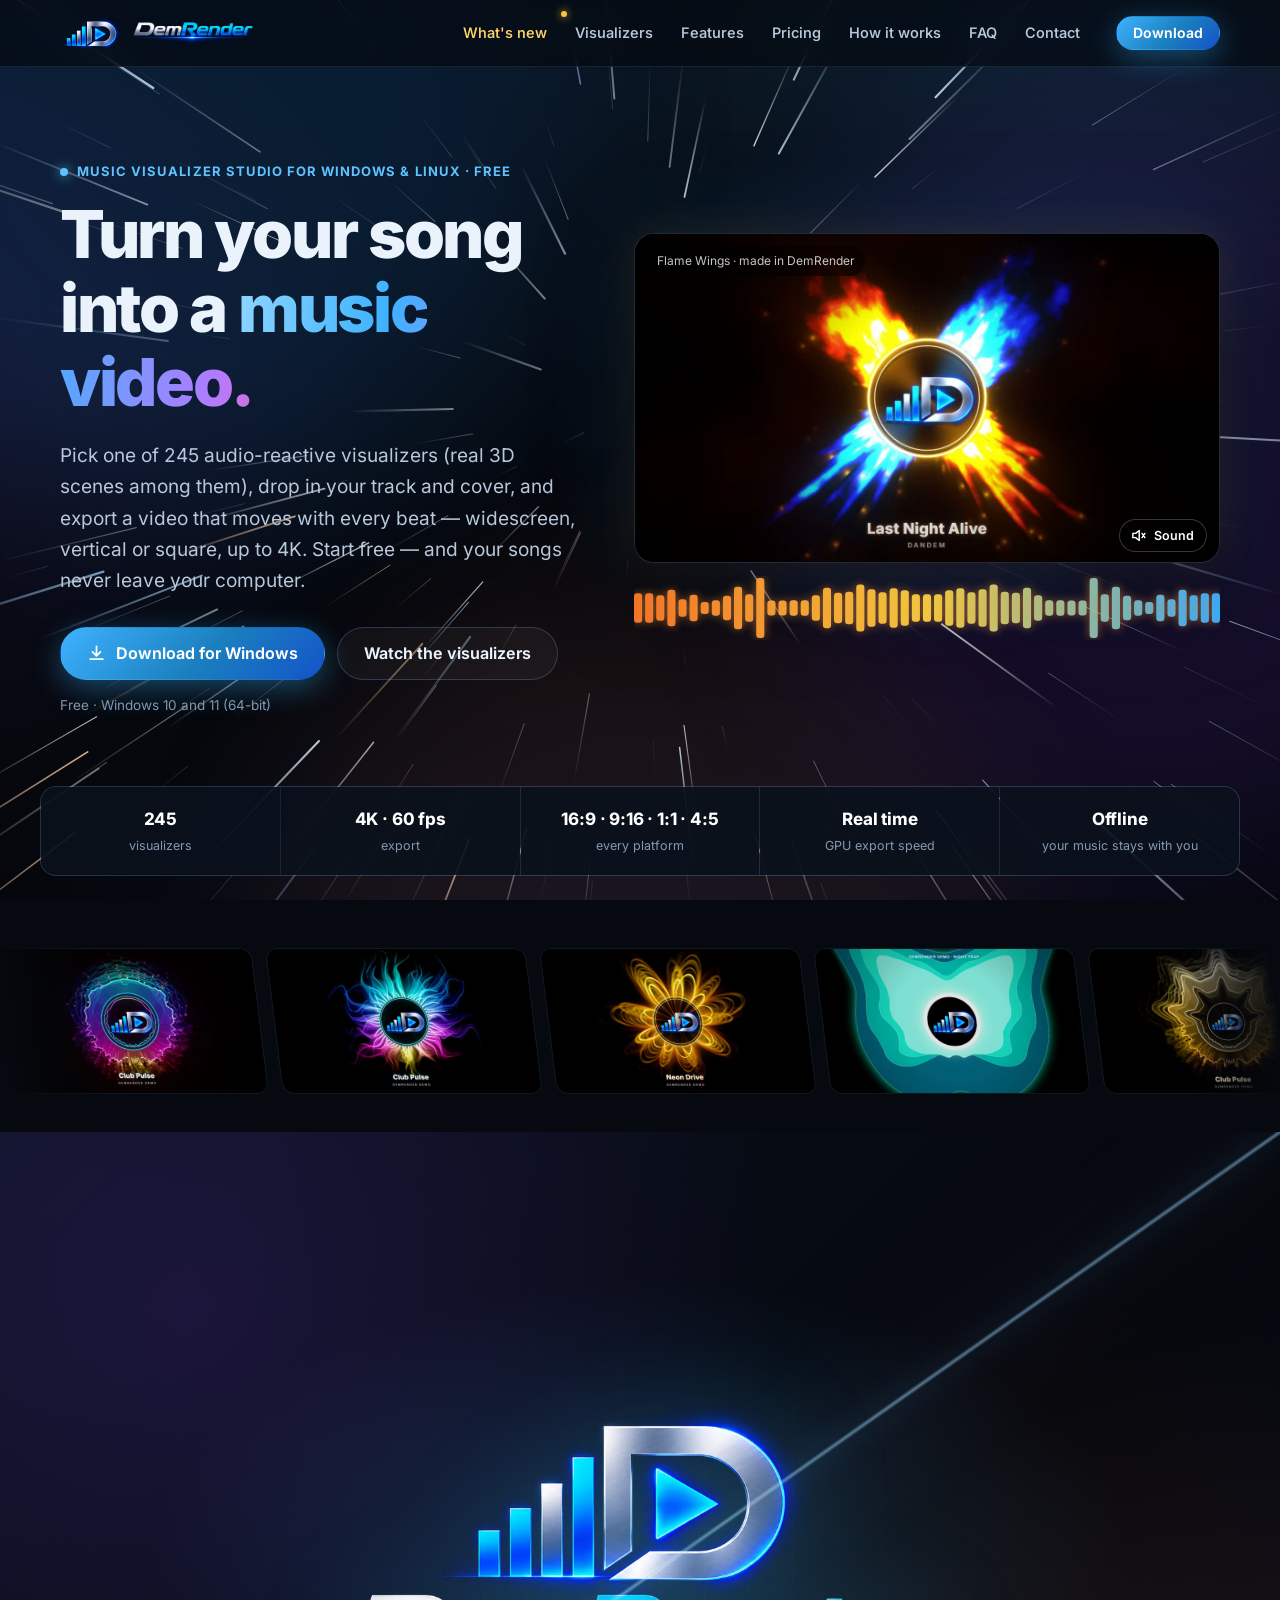
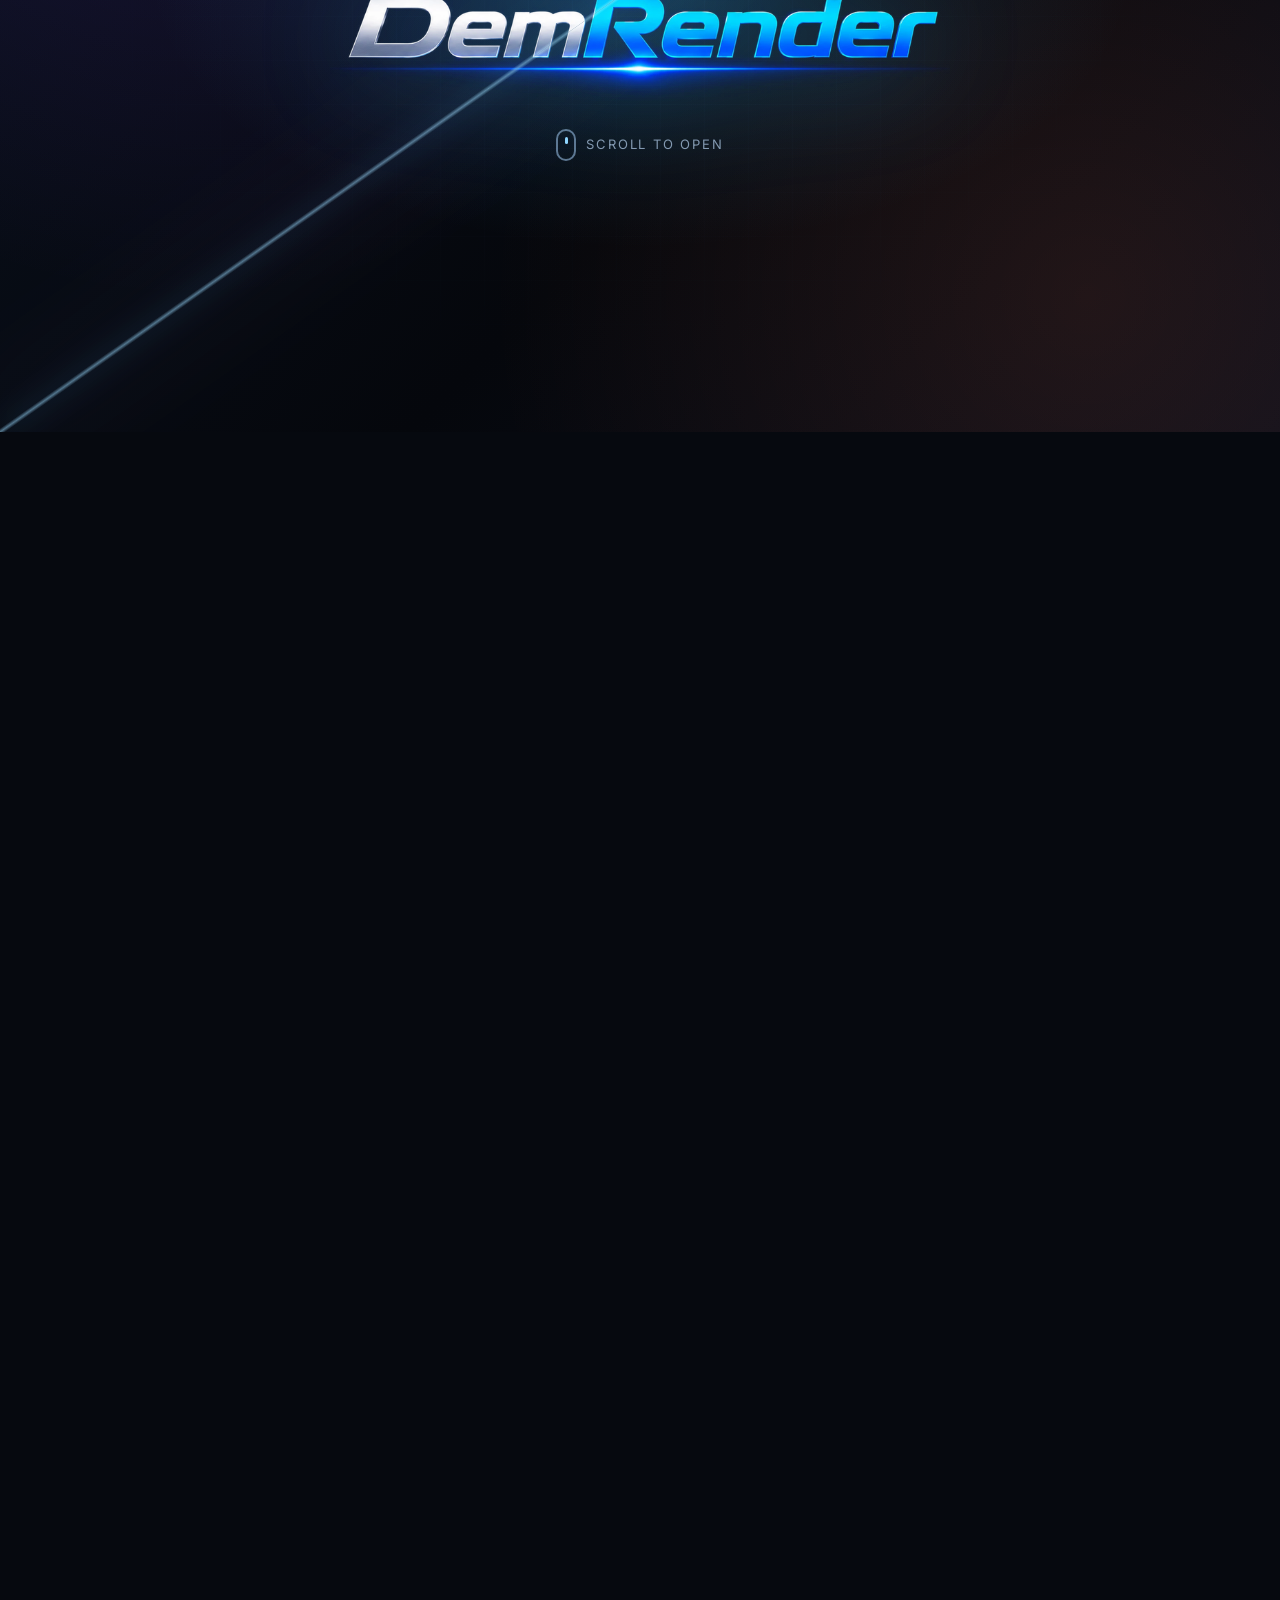
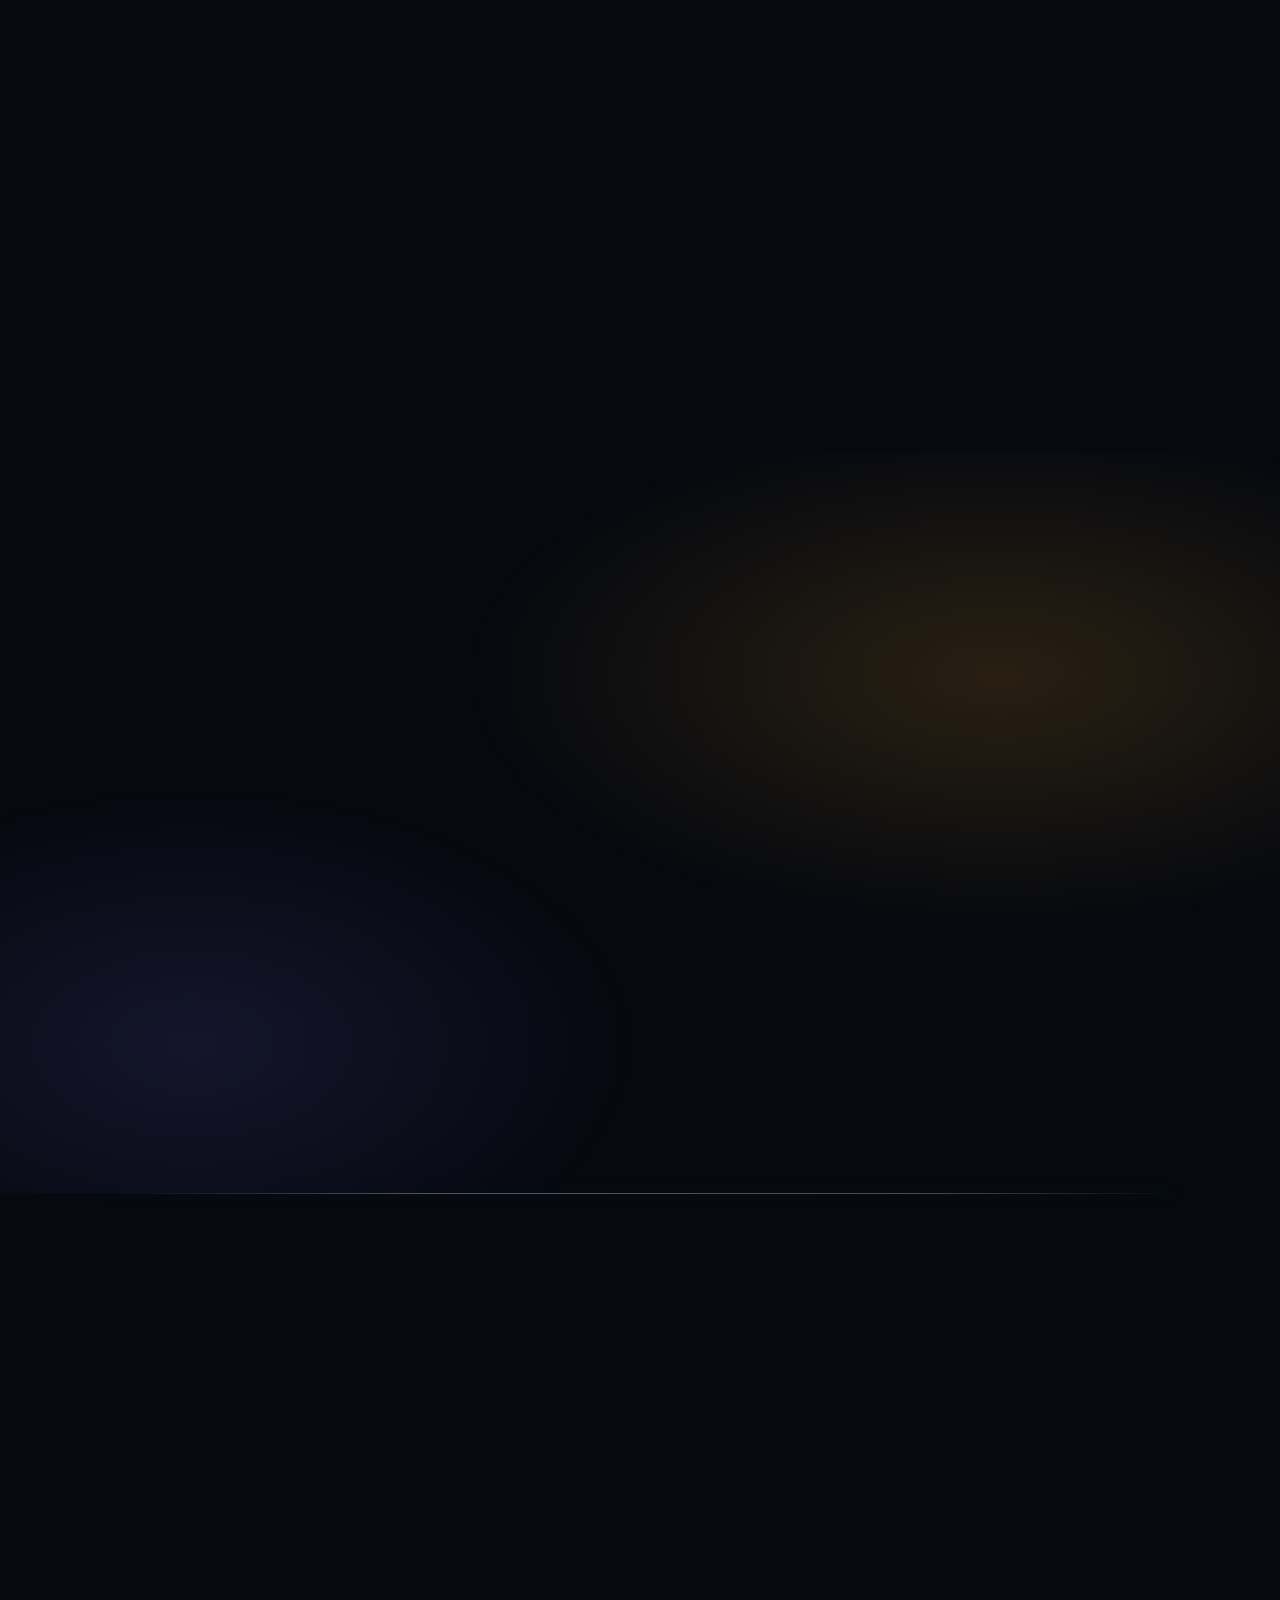
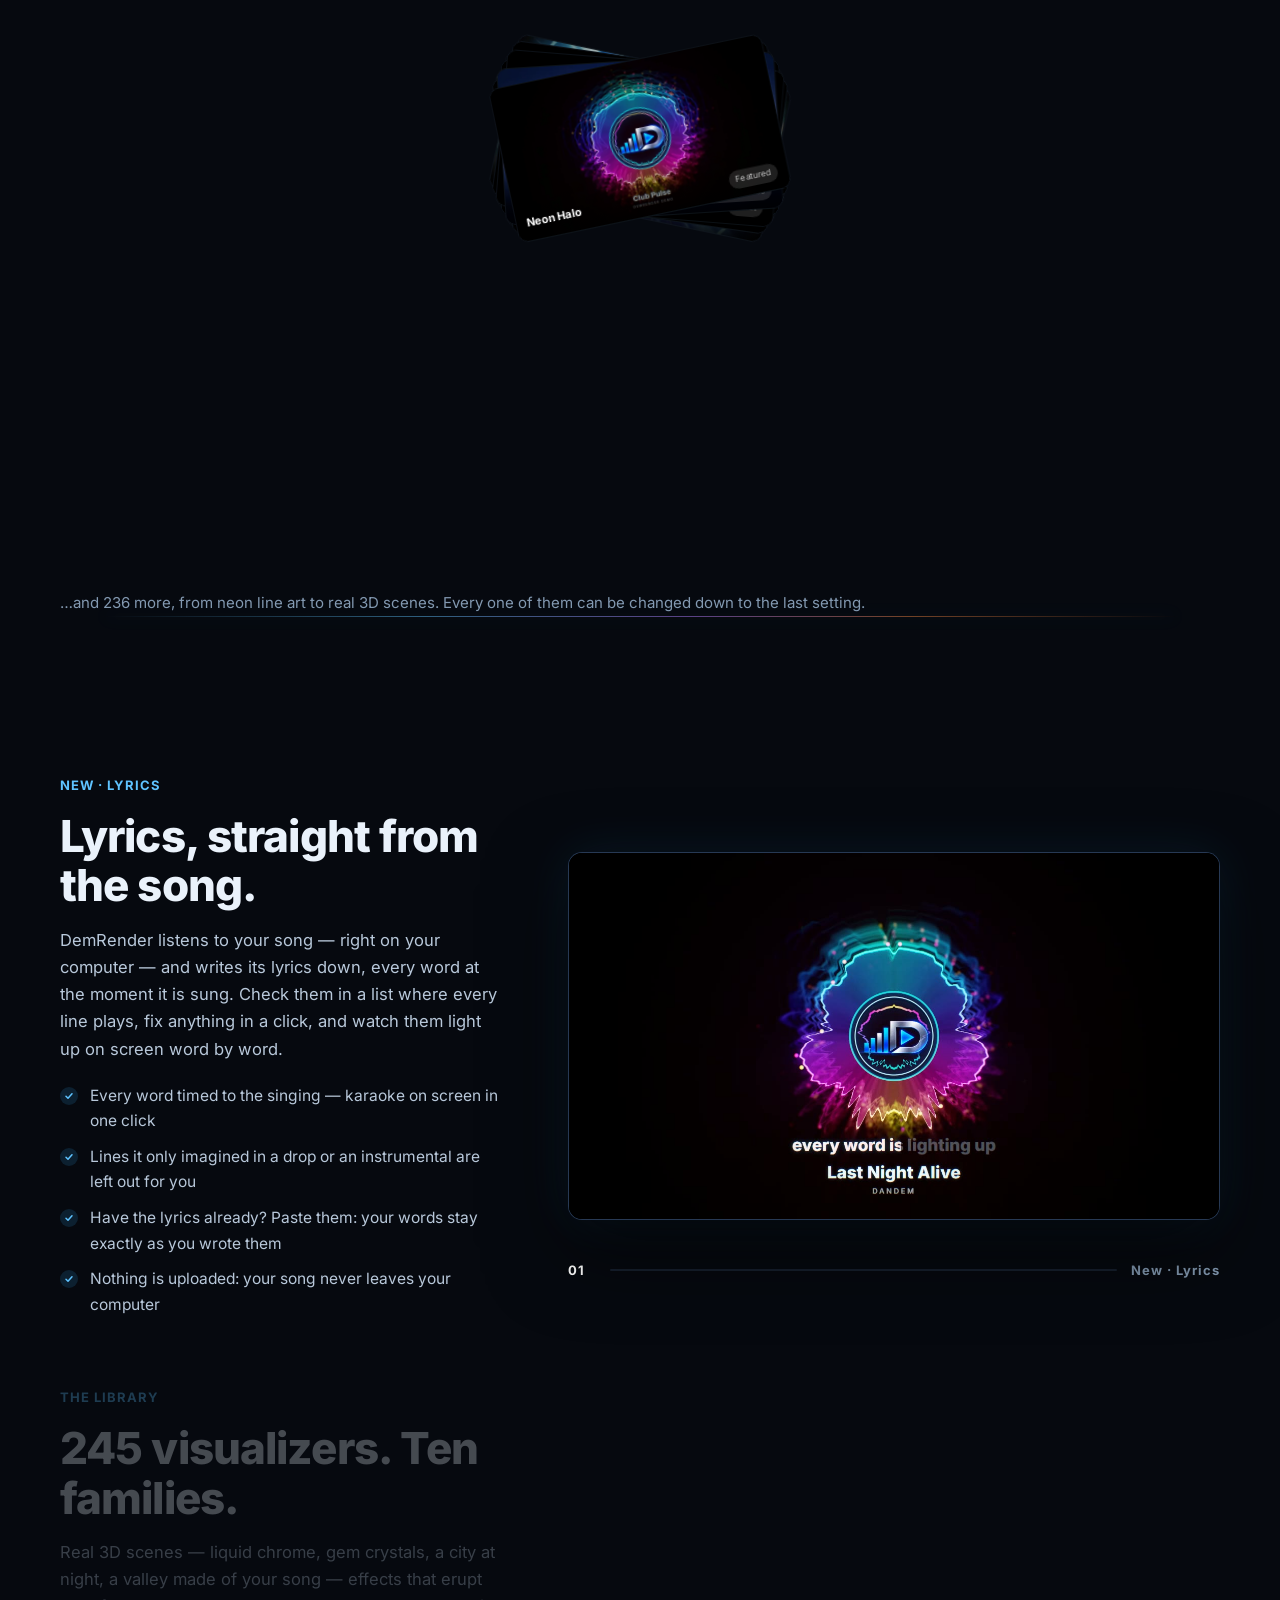
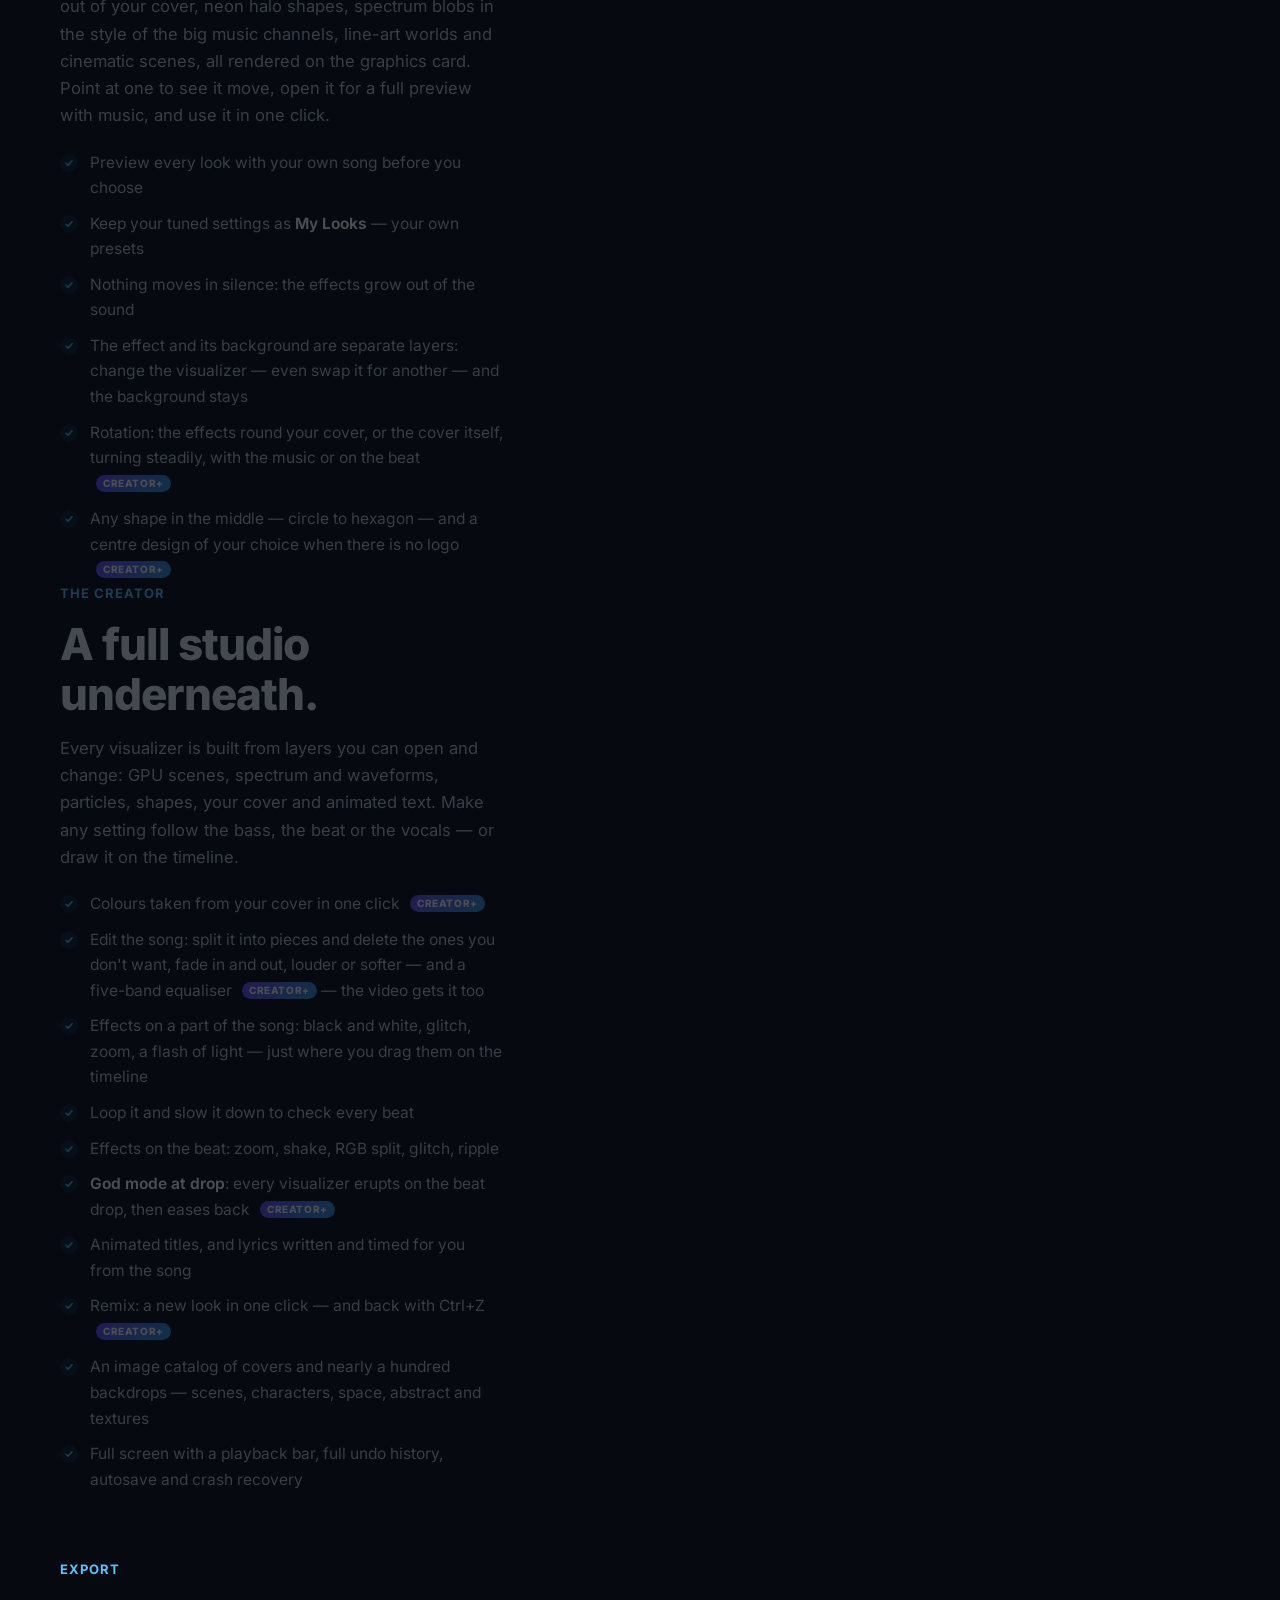
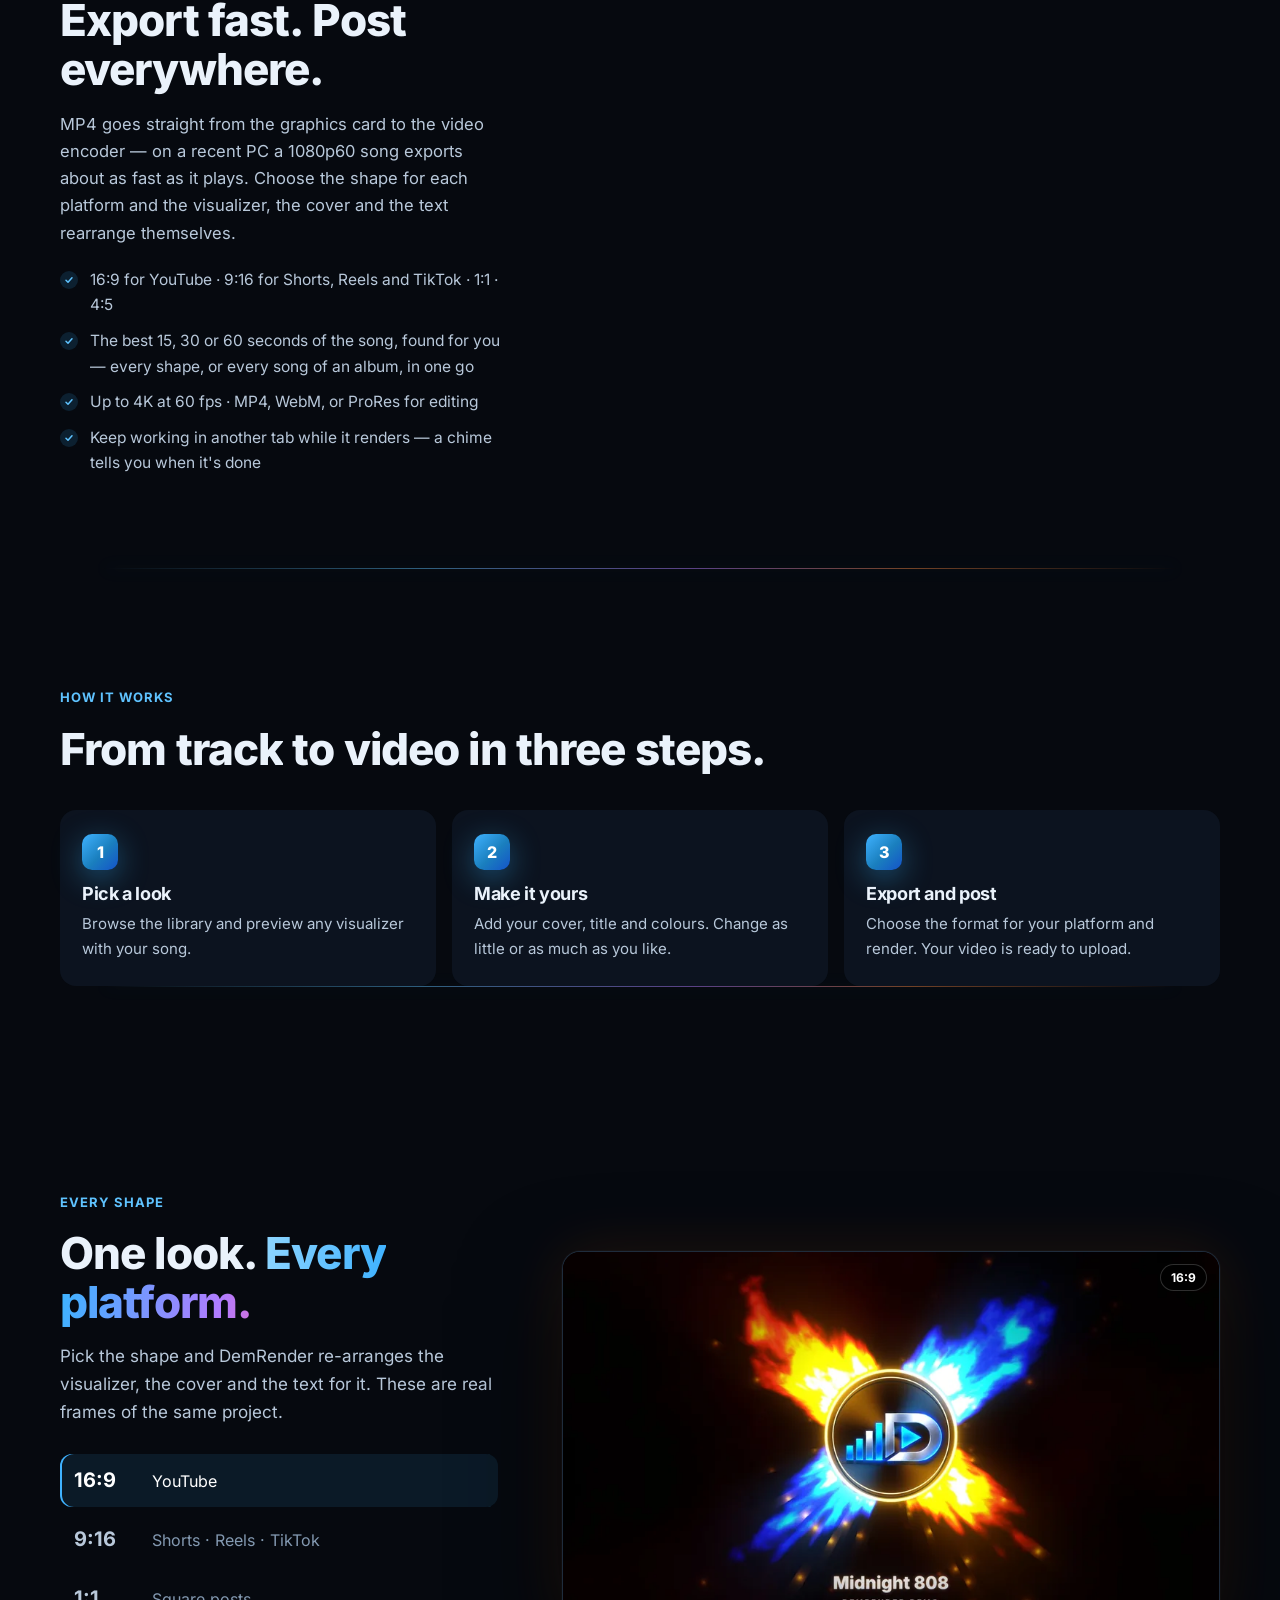
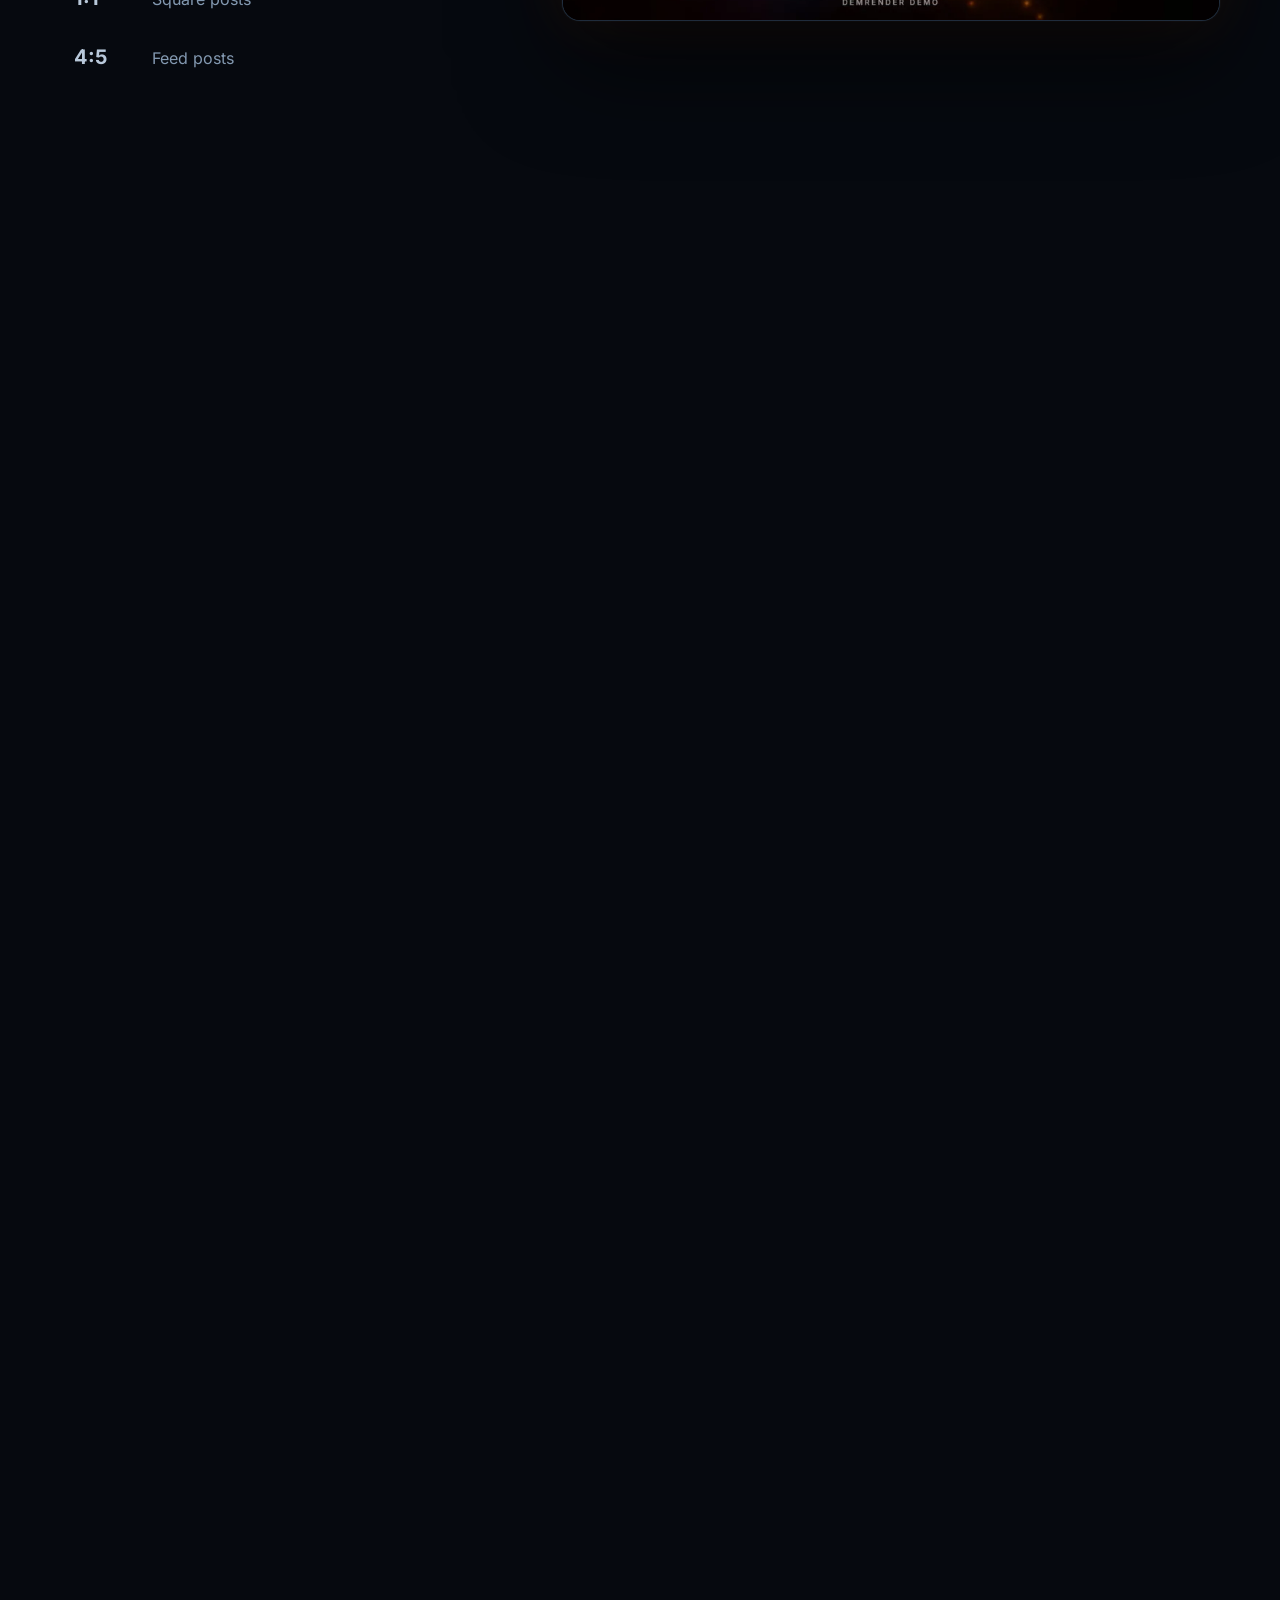
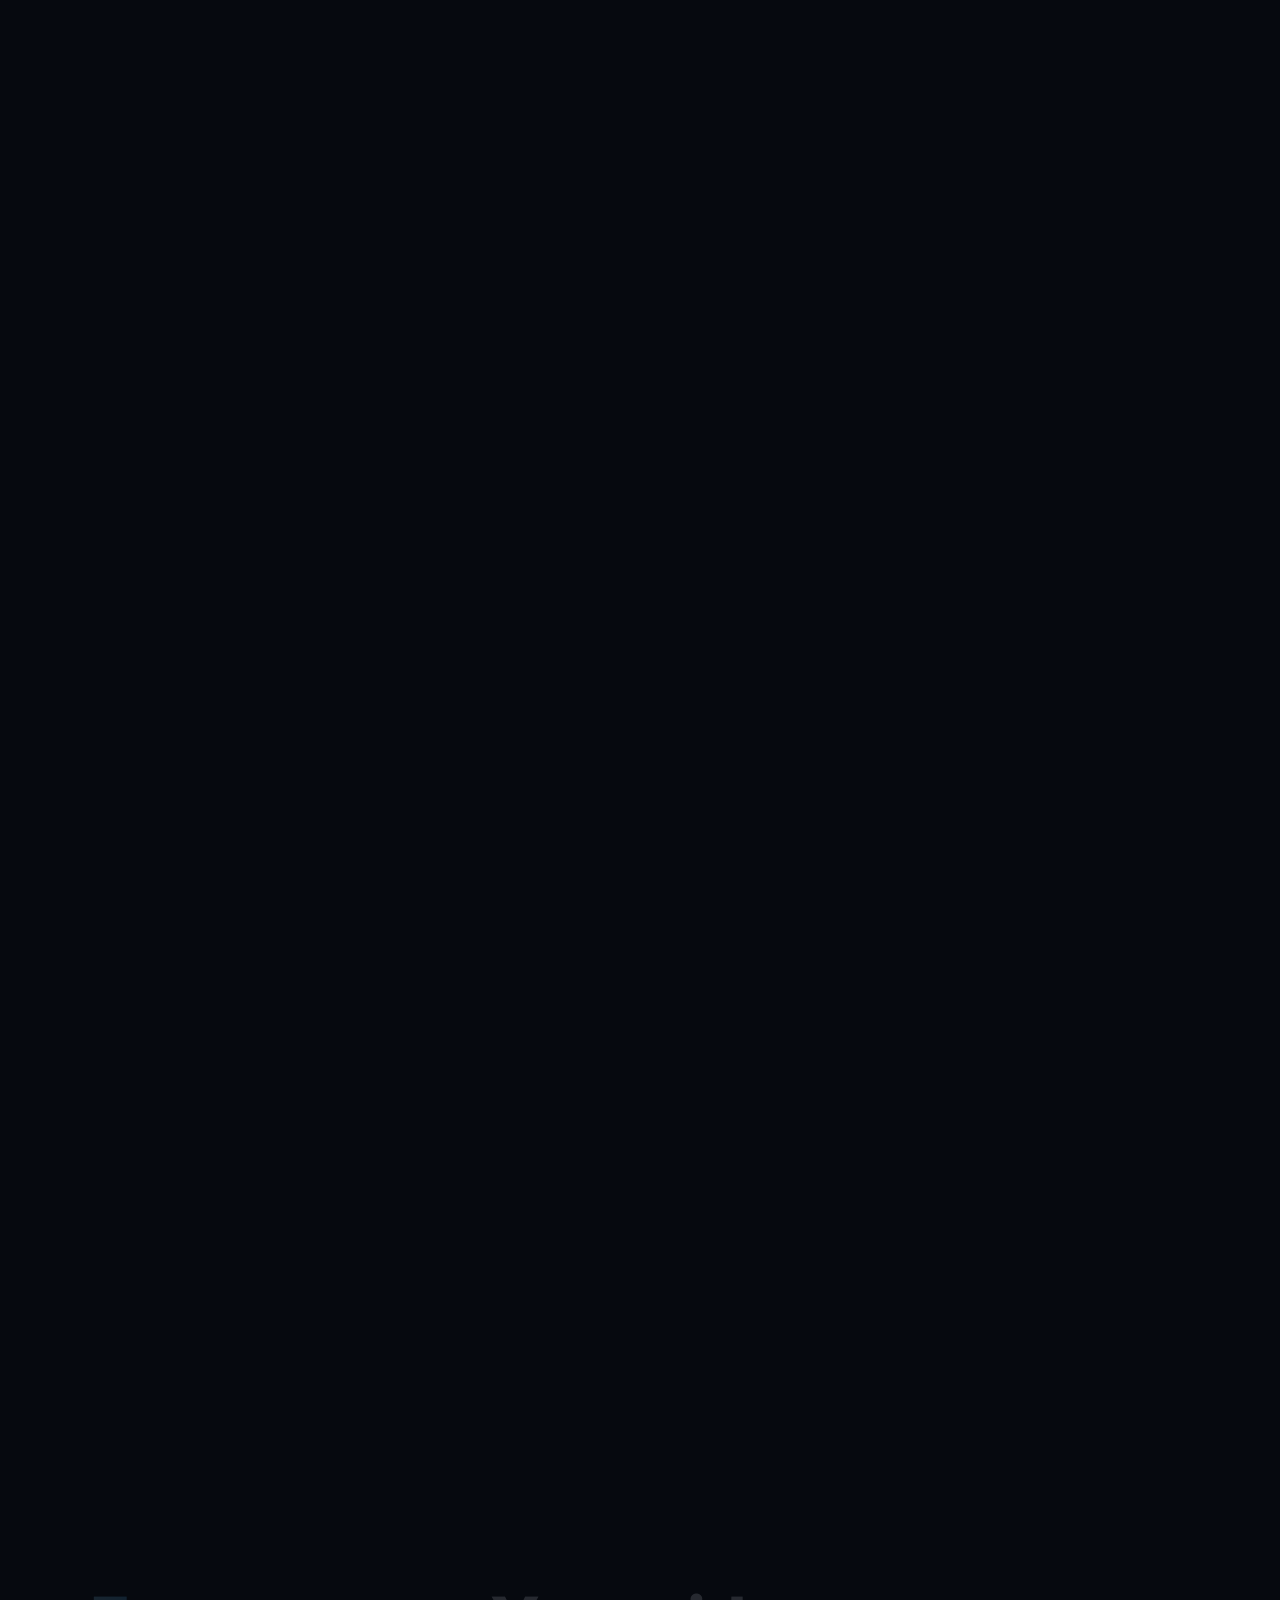
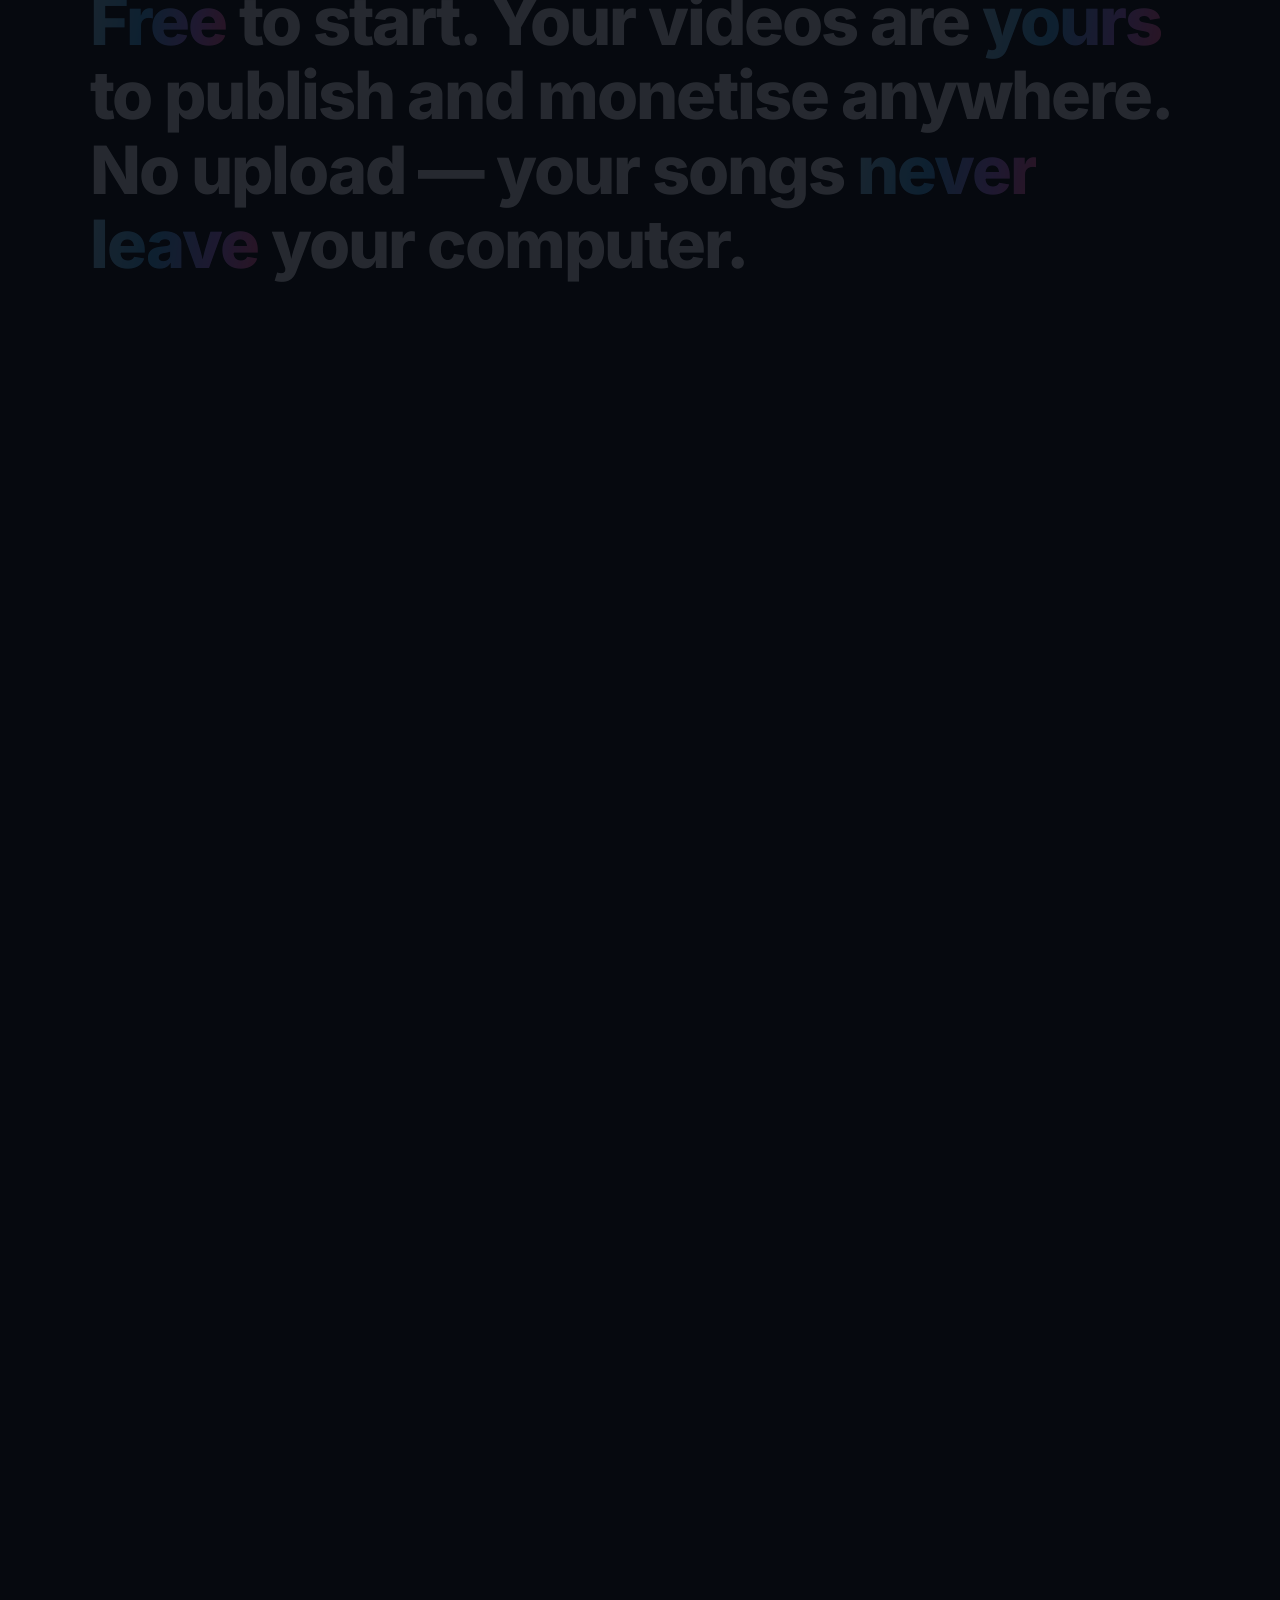
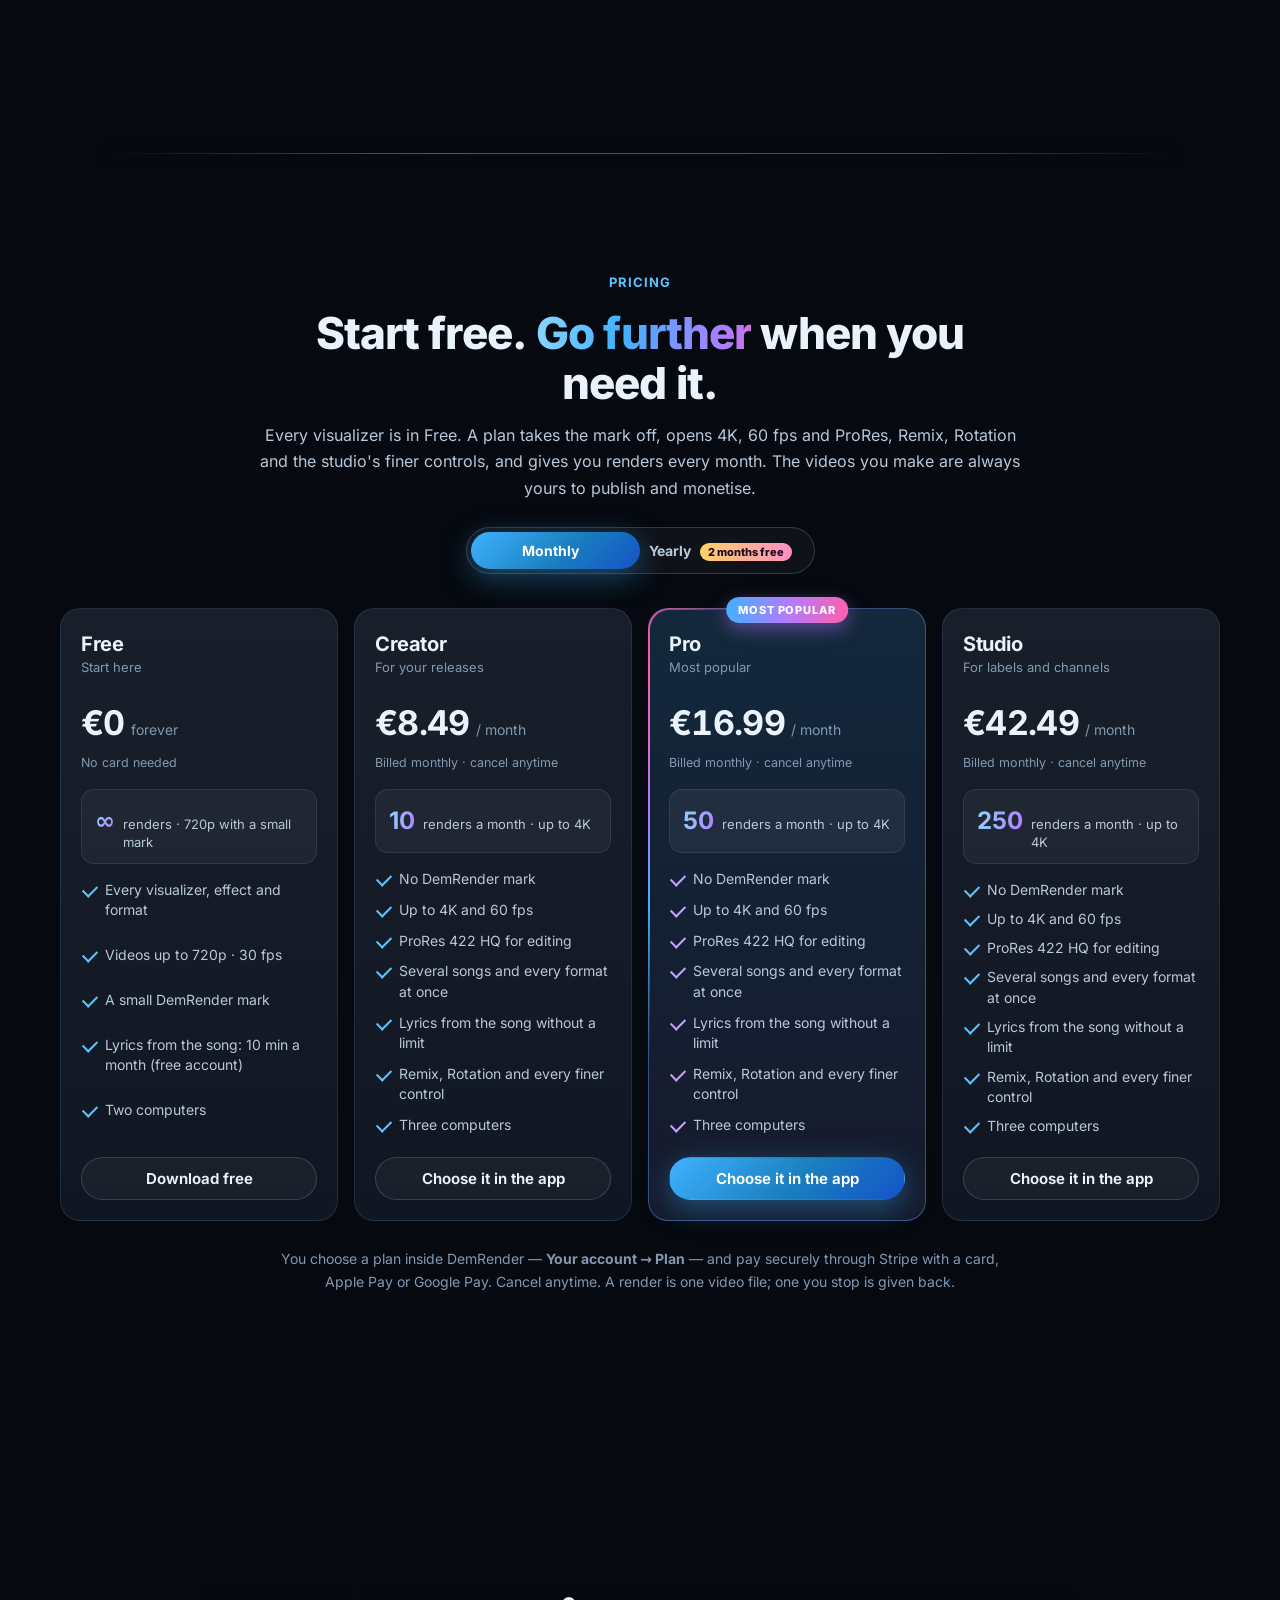
<file: index.html>
<!DOCTYPE html>
<html lang="en">
<head>
  <meta charset="utf-8">
  <meta name="viewport" content="width=device-width, initial-scale=1">
  <meta http-equiv="Content-Security-Policy" content="default-src 'self'; script-src 'self'; style-src 'self' 'unsafe-inline'; img-src 'self' data:; media-src 'self'; font-src 'self'; connect-src 'self' https://api.github.com https://demrender-api.demrender-server.workers.dev; object-src 'none'; base-uri 'none'; form-action 'none'">
  <meta name="referrer" content="strict-origin-when-cross-origin">
  <title>DemRender — turn your song into a music video</title>
  <meta name="description" content="DemRender is a music visualizer studio for Windows and Linux: 245 audio-reactive visualizers, lyrics written and timed from your song, a full creator and fast export up to 4K — vertical, square or widescreen. Start free; plans from €8.49 a month.">
  <link rel="canonical" href="https://demrender.com/">
  <meta name="theme-color" content="#06090f">
  <meta property="og:type" content="website">
  <meta property="og:site_name" content="DemRender">
  <meta property="og:title" content="DemRender — turn your song into a music video">
  <meta property="og:description" content="245 audio-reactive visualizers, lyrics from your song, a full creator and fast export up to 4K. Start free on Windows and Linux.">
  <meta property="og:url" content="https://demrender.com/">
  <meta property="og:image" content="https://demrender.com/assets/img/og.jpg">
  <meta property="og:image:width" content="1200">
  <meta property="og:image:height" content="630">
  <meta name="twitter:card" content="summary_large_image">
  <link rel="icon" href="/favicon.ico" sizes="any">
  <link rel="icon" type="image/png" href="/favicon.png">
  <link rel="apple-touch-icon" href="/assets/img/apple-touch-icon.png">
  <link rel="preload" href="/assets/fonts/inter-latin-wght-normal.woff2" as="font" type="font/woff2" crossorigin>
  <link rel="stylesheet" href="/assets/site.css?v=11">
  <link rel="stylesheet" href="/assets/fx.css?v=1">
  <script src="/assets/early.js?v=7"></script>
  <script type="application/ld+json">
  {
    "@context": "https://schema.org",
    "@type": "SoftwareApplication",
    "name": "DemRender",
    "applicationCategory": "MultimediaApplication",
    "operatingSystem": "Windows 10, Windows 11, Linux",
    "description": "Music visualizer studio: audio-reactive visualizers, lyrics written and timed from the song, a full creator and video export up to 4K.",
    "url": "https://demrender.com/",
    "image": "https://demrender.com/assets/img/og.jpg",
    "offers": [
      { "@type": "Offer", "name": "Free", "price": "0", "priceCurrency": "EUR" },
      { "@type": "Offer", "name": "Creator", "price": "8.49", "priceCurrency": "EUR" },
      { "@type": "Offer", "name": "Pro", "price": "16.99", "priceCurrency": "EUR" },
      { "@type": "Offer", "name": "Studio", "price": "42.49", "priceCurrency": "EUR" }
    ],
    "publisher": { "@type": "Organization", "name": "Dandem", "email": "contact@demrender.com" }
  }
  </script>
</head>
<body>
  <a class="skip" href="#main">Skip to content</a>
  <div class="progress" id="progress" aria-hidden="true"></div>
  <div class="aurora" aria-hidden="true"><i></i><i></i><i></i></div>

  <header class="top" id="top">
    <div class="wrap top-in">
      <a class="brand" href="#top" aria-label="DemRender — home">
        <img src="/assets/img/logo-mark.png" alt="" width="120" height="60" class="brand-mark">
        <img src="/assets/img/wordmark.png" alt="DemRender" width="320" height="56" class="brand-word">
      </a>
      <nav class="nav" aria-label="Main">
        <a href="#whatsnew" class="nav-new">What's new</a>
        <a href="#visualizers">Visualizers</a>
        <a href="#features">Features</a>
        <a href="#pricing">Pricing</a>
        <a href="#how">How it works</a>
        <a href="#faq">FAQ</a>
        <a href="#contact">Contact</a>
      </nav>
      <a class="btn btn-sm btn-primary dl-link" href="https://github.com/dagafitei72-cpu/demrender-releases/releases/latest" data-dl>Download</a>
    </div>
  </header>

  <main id="main">
    <!-- ================================================================ hero -->
    <section class="hero" id="hero">
      <div class="wrap hero-in">
        <div class="hero-copy">
          <p class="eyebrow" data-reveal><span class="dot"></span>Music visualizer studio for&nbsp;Windows&nbsp;&amp;&nbsp;Linux&nbsp;·&nbsp;Free</p>
          <h1 data-reveal>Turn your song into a&nbsp;<span class="grad">music video.</span></h1>
          <p class="lead" data-reveal>Pick one of 245 audio-reactive visualizers (real 3D scenes among them), drop in your track and cover, and export a video that moves with every beat — widescreen,
            vertical or square, up to 4K. Start free — and your songs never leave your computer.</p>
          <div class="cta" data-reveal>
            <a data-magnetic class="btn btn-primary btn-lg dl-link" href="https://github.com/dagafitei72-cpu/demrender-releases/releases/latest" data-dl>
              <svg viewBox="0 0 24 24" aria-hidden="true"><path d="M12 3v12m0 0-5-5m5 5 5-5M4 19h16"/></svg>
              <span data-dl-label>Download for Windows</span>
            </a>
            <a class="btn btn-ghost btn-lg" href="#visualizers">Watch the visualizers</a>
          </div>
          <p class="dl-info" data-info>Free · Windows 10 and 11 (64-bit)</p>
          <p class="dl-alt" data-alt hidden>
            <svg viewBox="0 0 24 24" aria-hidden="true"><path d="M12 3v12m0 0-5-5m5 5 5-5M4 19h16"/></svg>
            Also for <a href="https://github.com/dagafitei72-cpu/demrender-releases/releases/latest" data-dl-alt>Linux (AppImage)</a><span data-alt-size></span>
          </p>
        </div>
        <div class="hero-stage" data-reveal>
          <div class="player" id="heroPlayer">
            <video id="heroVideo" src="/assets/media/hero-trap.mp4" poster="/assets/media/hero-trap.jpg" muted loop playsinline preload="auto" aria-label="Flame Wings visualizer on Last Night Alive by dandem, exported from DemRender"></video>
            <button class="sound" id="heroSound" type="button" aria-pressed="false" title="Sound on">
              <svg class="i-off" viewBox="0 0 24 24" aria-hidden="true"><path d="M4 9h4l5-4v14l-5-4H4z"/><path d="M17 9l4 6m0-6-4 6"/></svg>
              <svg class="i-on" viewBox="0 0 24 24" aria-hidden="true"><path d="M4 9h4l5-4v14l-5-4H4z"/><path d="M16.5 8.5a5 5 0 0 1 0 7M19 6a8.5 8.5 0 0 1 0 12"/></svg>
              <span>Sound</span>
            </button>
            <span class="tag">Flame Wings · made in DemRender</span>
          </div>
          <canvas class="eq" id="heroEq" aria-hidden="true"></canvas>
        </div>
      </div>
      <ul class="wrap stats" aria-label="DemRender at a glance" data-reveal>
        <li><b data-count="245">245</b><span>visualizers</span></li>
        <li><b>4K · 60 fps</b><span>export</span></li>
        <li><b>16:9 · 9:16 · 1:1 · 4:5</b><span>every platform</span></li>
        <li><b>Real time</b><span>GPU export speed</span></li>
        <li><b>Offline</b><span>your music stays with you</span></li>
      </ul>
      <div class="marquee" aria-label="A few of the visualizers">
        <div class="mq-track" id="mqTrack">
            <button class="mq-item" type="button" data-clip="pro-neon-halo" data-name="Neon Halo"><img src="/assets/media/pro-neon-halo.webp" alt="" width="320" height="180" loading="lazy"><span>Neon Halo</span></button>
            <button class="mq-item" type="button" data-clip="plasma-tendrils" data-name="Plasma Tendrils"><img src="/assets/media/plasma-tendrils.webp" alt="" width="320" height="180" loading="lazy"><span>Plasma Tendrils</span></button>
            <button class="mq-item" type="button" data-clip="solar-flares" data-name="Solar Flares"><img src="/assets/media/solar-flares.webp" alt="" width="320" height="180" loading="lazy"><span>Solar Flares</span></button>
            <button class="mq-item" type="button" data-clip="teal-ears" data-name="Teal Ears"><img src="/assets/media/teal-ears.webp" alt="" width="320" height="180" loading="lazy"><span>Teal Ears</span></button>
            <button class="mq-item" type="button" data-clip="halo-crown" data-name="Halo Crown"><img src="/assets/media/halo-crown.webp" alt="" width="320" height="180" loading="lazy"><span>Halo Crown</span></button>
            <button class="mq-item" type="button" data-clip="lightning-halo" data-name="Lightning Halo"><img src="/assets/media/lightning-halo.webp" alt="" width="320" height="180" loading="lazy"><span>Lightning Halo</span></button>
            <button class="mq-item" type="button" data-clip="supernova" data-name="Supernova"><img src="/assets/media/supernova.webp" alt="" width="320" height="180" loading="lazy"><span>Supernova</span></button>
            <button class="mq-item" type="button" data-clip="vital-signs" data-name="Vital Signs"><img src="/assets/media/vital-signs.webp" alt="" width="320" height="180" loading="lazy"><span>Vital Signs</span></button>
            <button class="mq-item" type="button" data-clip="double-helix" data-name="Double Helix"><img src="/assets/media/double-helix.webp" alt="" width="320" height="180" loading="lazy"><span>Double Helix</span></button>
            <button class="mq-item" type="button" data-clip="flame-wings" data-name="Flame Wings"><img src="/assets/media/flame-wings.webp" alt="" width="320" height="180" loading="lazy"><span>Flame Wings</span></button>
        </div>
      </div>
    </section>

    <!-- ============================================ the gates: open on the scroll -->
    <section class="gate" id="gate" aria-label="Your music, made visible">
      <div class="gate-sticky">
        <div class="gate-inside">
          <video class="gate-video" src="/assets/media/gate-neon-halo.mp4" poster="/assets/media/gate-neon-halo.jpg" muted loop playsinline preload="none" data-auto aria-hidden="true"></video>
          <div class="gate-copy">
            <p class="eyebrow">Made in DemRender</p>
            <h2>Your music, <span class="grad">made visible.</span></h2>
            <p>Every visualizer in DemRender moves with the bass, the beat and the voice — like this one.</p>
          </div>
        </div>
        <div class="gate-door gate-a" aria-hidden="true">
          <div class="gate-face">
            <img src="/assets/img/logo-full.png" alt="" width="900" height="432" class="gate-logo">
            <p class="gate-hint"><span class="mouse"><i></i></span>Scroll to open</p>
          </div>
        </div>
        <div class="gate-door gate-b" aria-hidden="true">
          <div class="gate-face">
            <img src="/assets/img/logo-full.png" alt="" width="900" height="432" class="gate-logo">
            <p class="gate-hint"><span class="mouse"><i></i></span>Scroll to open</p>
          </div>
        </div>
        <div class="gate-seam" aria-hidden="true"></div>
      </div>
    </section>

    <!-- ===================================================== what's new: God mode -->
    <section class="section whatsnew" id="whatsnew" aria-label="What's new in DemRender">
      <div class="wrap">
        <p class="eyebrow new-badge" data-reveal><span class="pulse-dot"></span>New in 1.1.40 · 29 new visualizers</p>
        <div class="wn-grid">
          <div class="wn-copy" data-reveal>
            <h2>A new family, <span class="grad">and a Short in one click.</span></h2>
            <p class="sub">Twenty-nine new looks and four new ways to work. Like everything in DemRender, they are dark in silence — then the music builds them, out from your cover.</p>
            <ul class="wn-steps" data-stagger>
              <li><span class="wn-n">1</span><div><b>The Psychedelic family</b><span>Ten hypnotic looks: spirals, an op-art tunnel, a rasta sunburst, a wall of speakers, a lava lamp, tie-dye and flower power — crisp, bright and made to stare at.</span></div></li>
              <li><span class="wn-n">2</span><div><b>19 more, in every category</b><span>Each with a shape of its own: a festival stage, a ferris wheel, a planet at dawn, a jellyfish of light, a turning orrery, a circle of monoliths in real 3D.</span></div></li>
              <li><span class="wn-n">3</span><div><b>A Short, a Spotify Canvas, a look for every part</b><span>One button turns your song's best part into a vertical video with a new look on every bar. A 3–8 second loop that never jumps, for Spotify. And a different visualizer for the intro, the build-up and the drop — like a real music video.</span></div></li>
            </ul>
            <a class="btn btn-primary dl-link" href="https://github.com/dagafitei72-cpu/demrender-releases/releases/latest" data-dl>Try it — download free</a>
          </div>
          <figure class="wn-video" data-reveal data-tilt>
            <div class="wn-frame">
              <video src="/assets/media/new-looks.mp4?v=4" poster="/assets/media/new-looks.jpg?v=3" width="1280" height="720" muted loop playsinline preload="none" data-auto aria-label="Nine of the new visualizers, one after another, on the same song"></video>
              <button class="wn-sound" type="button" aria-pressed="false" aria-label="Play with sound"><svg viewBox="0 0 24 24" fill="none" stroke="currentColor" stroke-width="2" stroke-linecap="round" stroke-linejoin="round"><path d="M11 5 6 9H2v6h4l5 4z"/><path class="wave" d="M16 9a4 4 0 0 1 0 6M19 6a8 8 0 0 1 0 12"/></svg></button>
              <span class="wn-tag">New in 1.1.40</span>
            </div>
          </figure>
        </div>
      </div>
    </section>

    <!-- ========================================================== gallery -->
    <section class="section" id="visualizers">
      <div class="wrap">
        <p class="eyebrow" data-reveal>Made in DemRender</p>
        <h2 data-reveal>Every frame driven by <span class="grad">the music.</span></h2>
        <p class="sub" data-reveal>These clips were exported straight from DemRender, on its own demo tracks. Point at one to see it move — click for sound.</p>
        <div class="gallery" id="gallery" data-deal>
          <button class="clip" data-clip="pro-neon-halo" data-name="Neon Halo" data-family="Featured"></button>
          <button class="clip" data-clip="spectrum-aura" data-name="Spectrum Aura" data-family="Spectrum blobs"></button>
          <button class="clip" data-clip="plasma-crown" data-name="Plasma Crown" data-family="Burst"></button>
          <button class="clip" data-clip="star-core" data-name="Star Core" data-family="Cinematic"></button>
          <button class="clip" data-clip="phoenix-halo" data-name="Phoenix Halo" data-family="Halo shapes"></button>
          <button class="clip" data-clip="plasma-tendrils" data-name="Plasma Tendrils" data-family="Burst"></button>
          <button class="clip" data-clip="magnetosphere" data-name="Magnetosphere" data-family="Worlds"></button>
          <button class="clip" data-clip="solar-flares" data-name="Solar Flares" data-family="Burst"></button>
          <button class="clip" data-clip="plasma-tunnel" data-name="Plasma Tunnel" data-family="3D"></button>
        </div>
        <p class="more" data-reveal>…and 236 more, from neon line art to real 3D scenes. Every one of them can be changed down to the last setting.</p>
      </div>
    </section>

    <!-- ========================================================= features -->
    <section class="section" id="features">
      <div class="wrap">
        <div class="feature flip">
          <div class="feature-copy" data-reveal>
            <p class="eyebrow">New · Lyrics</p>
            <h2>Lyrics, straight from the song.</h2>
            <p>DemRender listens to your song — right on your computer — and writes its lyrics down, every word at the moment it is sung.
              Check them in a list where every line plays, fix anything in a click, and watch them light up on screen word by word.</p>
            <ul class="ticks">
              <li>Every word timed to the singing — karaoke on screen in one click</li>
              <li>Lines it only imagined in a drop or an instrumental are left out for you</li>
              <li>Have the lyrics already? Paste them: your words stay exactly as you wrote them</li>
              <li>Nothing is uploaded: your song never leaves your computer</li>
            </ul>
          </div>
          <figure class="shot" data-tilt><video src="/assets/media/lyrics-karaoke.mp4" poster="/assets/media/lyrics-karaoke.jpg" width="1280" height="720" muted loop playsinline preload="none" data-auto aria-label="Lyrics lighting up word by word under the Neon Halo visualizer"></video></figure>
        </div>

        <div class="feature">
          <div class="feature-copy" data-reveal>
            <p class="eyebrow">The library</p>
            <h2>245 visualizers. Ten families.</h2>
            <p>Real 3D scenes — liquid chrome, gem crystals, a city at night, a valley made of your song — effects that erupt out of your cover, neon halo
              shapes, spectrum blobs in the style of the big music channels, line-art worlds and cinematic scenes, all rendered on the graphics card. Point at one to see it move, open it for a full preview with music, and use it in one click.</p>
            <ul class="ticks">
              <li>Preview every look with your own song before you choose</li>
              <li>Keep your tuned settings as <b>My Looks</b> — your own presets</li>
              <li>Nothing moves in silence: the effects grow out of the sound</li>
              <li>The effect and its background are separate layers: change the visualizer — even swap it for another — and the background stays</li>
              <li>Rotation: the effects round your cover, or the cover itself, turning steadily, with the music or on the beat <span class="plus" title="With a plan: Creator, Pro or Studio">Creator+</span></li>
              <li>Any shape in the middle — circle to hexagon — and a centre design of your choice when there is no logo <span class="plus" title="With a plan: Creator, Pro or Studio">Creator+</span></li>
            </ul>
          </div>
          <figure class="shot" data-tilt><img src="/assets/shots/app-library.webp" width="2400" height="1328" loading="lazy" alt="The DemRender visualizer library, showing the Burst family"></figure>
        </div>

        <div class="feature flip">
          <div class="feature-copy" data-reveal>
            <p class="eyebrow">The creator</p>
            <h2>A full studio underneath.</h2>
            <p>Every visualizer is built from layers you can open and change: GPU scenes, spectrum and waveforms, particles, shapes, your cover and animated text.
              Make any setting follow the bass, the beat or the vocals — or draw it on the timeline.</p>
            <ul class="ticks">
              <li>Colours taken from your cover in one click <span class="plus" title="With a plan: Creator, Pro or Studio">Creator+</span></li>
              <li>Edit the song: split it into pieces and delete the ones you don't want, fade in and out, louder or softer — and a five-band equaliser <span class="plus" title="With a plan: Creator, Pro or Studio">Creator+</span> — the video gets it too</li>
              <li>Effects on a part of the song: black and white, glitch, zoom, a flash of light — just where you drag them on the timeline</li>
              <li>Loop it and slow it down to check every beat</li>
              <li>Effects on the beat: zoom, shake, RGB split, glitch, ripple</li>
              <li><b>God mode at drop</b>: every visualizer erupts on the beat drop, then eases back <span class="plus" title="With a plan: Creator, Pro or Studio">Creator+</span></li>
              <li>Animated titles, and lyrics written and timed for you from the song</li>
              <li>Remix: a new look in one click — and back with Ctrl+Z <span class="plus" title="With a plan: Creator, Pro or Studio">Creator+</span></li>
              <li>An image catalog of covers and nearly a hundred backdrops — scenes, characters, space, abstract and textures</li>
              <li>Full screen with a playback bar, full undo history, autosave and crash recovery</li>
            </ul>
          </div>
          <figure class="shot" data-tilt><img src="/assets/shots/app-creator-scene.webp" width="2400" height="1328" loading="lazy" alt="The DemRender creator with the Neon Halo visualizer and its settings"></figure>
        </div>

        <div class="feature">
          <div class="feature-copy" data-reveal>
            <p class="eyebrow">Export</p>
            <h2>Export fast. Post everywhere.</h2>
            <p>MP4 goes straight from the graphics card to the video encoder — on a recent PC a 1080p60 song exports about as fast as it plays. Choose the shape
              for each platform and the visualizer, the cover and the text rearrange themselves.</p>
            <ul class="ticks">
              <li>16:9 for YouTube · 9:16 for Shorts, Reels and TikTok · 1:1 · 4:5</li>
              <li>The best 15, 30 or 60 seconds of the song, found for you — every shape, or every song of an album, in one go</li>
              <li>Up to 4K at 60 fps · MP4, WebM, or ProRes for editing</li>
              <li>Keep working in another tab while it renders — a chime tells you when it's done</li>
            </ul>
          </div>
          <div class="export-visual" data-tilt>
            <figure class="shot"><img src="/assets/shots/app-export.webp" width="2400" height="1328" loading="lazy" alt="The DemRender export window"></figure>
            <div class="phone" aria-hidden="true">
              <video src="/assets/media/vertical-flame-wings.mp4" poster="/assets/media/vertical-flame-wings.jpg" muted loop playsinline preload="none" data-auto></video>
            </div>
          </div>
        </div>
      </div>
    </section>

    <!-- ===================================================== how it works -->
    <section class="section" id="how">
      <div class="wrap">
        <p class="eyebrow" data-reveal>How it works</p>
        <h2 data-reveal>From track to video in three steps.</h2>
        <ol class="steps" id="steps" data-stagger>
          <li class="steps-line" aria-hidden="true"><i></i></li>
          <li><span class="n">1</span><h3>Pick a look</h3><p>Browse the library and preview any visualizer with your song.</p></li>
          <li><span class="n">2</span><h3>Make it yours</h3><p>Add your cover, title and colours. Change as little or as much as you like.</p></li>
          <li><span class="n">3</span><h3>Export and post</h3><p>Choose the format for your platform and render. Your video is ready to upload.</p></li>
        </ol>
      </div>
    </section>

    <!-- ========================================================== formats -->
    <section class="section morph-section" id="formats">
      <div class="morph-sticky">
        <div class="wrap morph-in">
          <div class="morph-copy">
            <p class="eyebrow">Every shape</p>
            <h2>One look. <span class="grad">Every platform.</span></h2>
            <p class="sub">Pick the shape and DemRender re-arranges the visualizer, the cover and the text for it. These are real frames of the same project.</p>
            <ol class="morph-list">
              <li data-i="0" class="on"><b>16:9</b><span>YouTube</span></li>
              <li data-i="1"><b>9:16</b><span>Shorts · Reels · TikTok</span></li>
              <li data-i="2"><b>1:1</b><span>Square posts</span></li>
              <li data-i="3"><b>4:5</b><span>Feed posts</span></li>
            </ol>
          </div>
          <div class="morph-stage">
            <div class="morph-frame" id="morphFrame">
              <img src="/assets/formats/landscape.webp" width="900" height="506" alt="The visualizer in 16:9" data-i="0" class="on">
              <img src="/assets/formats/vertical.webp" width="506" height="900" alt="The visualizer in 9:16" data-i="1">
              <img src="/assets/formats/square.webp" width="900" height="900" alt="The visualizer in 1:1" data-i="2">
              <img src="/assets/formats/portrait.webp" width="720" height="900" alt="The visualizer in 4:5" data-i="3">
              <span class="morph-badge" id="morphBadge">16:9</span>
            </div>
          </div>
        </div>
      </div>
      <div class="wrap rm-only">
        <div class="formats" data-stagger>
          <figure class="fmt" style="--ar: 16 / 9"><img src="/assets/formats/landscape.webp" width="900" height="506" loading="lazy" alt="The visualizer in 16:9"><figcaption><b>16:9</b>YouTube</figcaption></figure>
          <figure class="fmt" style="--ar: 9 / 16"><img src="/assets/formats/vertical.webp" width="506" height="900" loading="lazy" alt="The visualizer in 9:16"><figcaption><b>9:16</b>Shorts · Reels · TikTok</figcaption></figure>
          <figure class="fmt" style="--ar: 1 / 1"><img src="/assets/formats/square.webp" width="900" height="900" loading="lazy" alt="The visualizer in 1:1"><figcaption><b>1:1</b>Square posts</figcaption></figure>
          <figure class="fmt" style="--ar: 4 / 5"><img src="/assets/formats/portrait.webp" width="720" height="900" loading="lazy" alt="The visualizer in 4:5"><figcaption><b>4:5</b>Feed posts</figcaption></figure>
        </div>
      </div>
    </section>

    <!-- ============================================== a sentence that lights up -->
    <section class="statement-section" id="statement">
      <div class="statement-sticky">
        <p class="statement wrap" data-words><em>Free</em> to start. Your videos are <em>yours</em> to publish and monetise anywhere. No upload — your songs <em>never leave</em> your computer.</p>
      </div>
    </section>

    <!-- =========================================================== pricing -->
    <section class="section" id="pricing">
      <div class="wrap">
        <div class="pricing-head">
          <p class="eyebrow" data-reveal>Pricing</p>
          <h2 data-reveal>Start free. <span class="grad">Go further</span> when you need it.</h2>
          <p data-reveal>Every visualizer is in Free. A plan takes the mark off, opens 4K, 60 fps and ProRes, Remix, Rotation and the studio's finer controls, and gives you renders every month.
            The videos you make are always yours to publish and monetise.</p>
          <div class="period" data-reveal role="group" aria-label="Billing period">
            <i aria-hidden="true"></i>
            <button type="button" class="on" data-period="month" aria-pressed="true">Monthly</button>
            <button type="button" data-period="year" aria-pressed="false">Yearly <span>2 months free</span></button>
          </div>
        </div>
        <div class="plans" data-stagger>
        <article class="plan">
          
          <h3>Free</h3>
          <p class="plan-tag">Start here</p>
          <p class="plan-price"><b data-m="€0" data-y="€0">€0</b><span data-m="forever" data-y="forever">forever</span></p>
          <p class="plan-sub" data-m="No card needed" data-y="No card needed">No card needed</p>
          <p class="plan-renders"><b>∞</b><span>renders · 720p with a small mark</span></p>
          <ul><li>Every visualizer, effect and format</li><li>Videos up to 720p · 30 fps</li><li>A small DemRender mark</li><li>Lyrics from the song: 10 min a month (free account)</li><li>Two computers</li></ul>
          <a class="btn btn-ghost dl-link" href="https://github.com/dagafitei72-cpu/demrender-releases/releases/latest" data-dl>Download free</a>
        </article>
        <article class="plan">
          
          <h3>Creator</h3>
          <p class="plan-tag">For your releases</p>
          <p class="plan-price"><b data-m="€8.49" data-y="€84">€8.49</b><span data-m="/ month" data-y="/ year">/ month</span></p>
          <p class="plan-sub" data-m="Billed monthly · cancel anytime" data-y="€7 a month, billed yearly">Billed monthly · cancel anytime</p>
          <p class="plan-renders"><b>10</b><span>renders a month · up to 4K</span></p>
          <ul><li>No DemRender mark</li><li>Up to 4K and 60 fps</li><li>ProRes 422 HQ for editing</li><li>Several songs and every format at once</li><li>Lyrics from the song without a limit</li><li>Remix, Rotation and every finer control</li><li>Three computers</li></ul>
          <a class="btn btn-ghost" href="#faq-plans">Choose it in the app</a>
        </article>
        <article class="plan popular">
          <p class="plan-ribbon">Most popular</p>
          <h3>Pro</h3>
          <p class="plan-tag">Most popular</p>
          <p class="plan-price"><b data-m="€16.99" data-y="€169">€16.99</b><span data-m="/ month" data-y="/ year">/ month</span></p>
          <p class="plan-sub" data-m="Billed monthly · cancel anytime" data-y="€14.08 a month, billed yearly">Billed monthly · cancel anytime</p>
          <p class="plan-renders"><b>50</b><span>renders a month · up to 4K</span></p>
          <ul><li>No DemRender mark</li><li>Up to 4K and 60 fps</li><li>ProRes 422 HQ for editing</li><li>Several songs and every format at once</li><li>Lyrics from the song without a limit</li><li>Remix, Rotation and every finer control</li><li>Three computers</li></ul>
          <a class="btn btn-primary" href="#faq-plans">Choose it in the app</a>
        </article>
        <article class="plan">
          
          <h3>Studio</h3>
          <p class="plan-tag">For labels and channels</p>
          <p class="plan-price"><b data-m="€42.49" data-y="€399">€42.49</b><span data-m="/ month" data-y="/ year">/ month</span></p>
          <p class="plan-sub" data-m="Billed monthly · cancel anytime" data-y="€33.25 a month, billed yearly">Billed monthly · cancel anytime</p>
          <p class="plan-renders"><b>250</b><span>renders a month · up to 4K</span></p>
          <ul><li>No DemRender mark</li><li>Up to 4K and 60 fps</li><li>ProRes 422 HQ for editing</li><li>Several songs and every format at once</li><li>Lyrics from the song without a limit</li><li>Remix, Rotation and every finer control</li><li>Three computers</li></ul>
          <a class="btn btn-ghost" href="#faq-plans">Choose it in the app</a>
        </article>
        </div>
        <p class="plans-note" data-reveal>You choose a plan inside DemRender — <b>Your account → Plan</b> — and pay securely through Stripe with a card, Apple Pay or Google Pay.
          Cancel anytime. A render is one video file; one you stop is given back.</p>
      </div>
    </section>

    <!-- ===================================================== download band -->
    <section class="band" id="get">
      <canvas class="band-viz" id="bandViz" aria-hidden="true"></canvas>
      <div class="wrap band-in">
        <h2 data-reveal>Your next video <span class="grad">starts here.</span></h2>
        <p data-reveal>Free for Windows and Linux — just your song and a visualizer.</p>
        <div class="cta center" data-reveal>
          <a data-magnetic class="btn btn-primary btn-lg dl-link" href="https://github.com/dagafitei72-cpu/demrender-releases/releases/latest" data-dl><svg viewBox="0 0 24 24" aria-hidden="true"><path d="M12 3v12m0 0-5-5m5 5 5-5M4 19h16"/></svg><span data-dl-label>Download for Windows</span></a>
          <a class="btn btn-ghost btn-lg" href="#visualizers">See the visualizers</a>
        </div>
      </div>
    </section>

    <!-- ============================================================== faq -->
    <section class="section" id="faq">
      <div class="wrap narrow">
        <p class="eyebrow" data-reveal>FAQ</p>
        <h2 data-reveal>Questions and answers.</h2>
        <div class="faq" data-stagger>
          <details><summary>Is DemRender free?</summary>
            <p>Yes, Free stays free: every visualizer, every effect, the creator, lyrics from the song (10 minutes a month, with a free account) and as many videos as you like up to 720p,
              with a small DemRender mark in the corner. The plans — <b>Creator</b> (€8.49 a month, 10 renders), <b>Pro</b> (€16.99, 50 renders) and <b>Studio</b>
              (€42.49, 250 renders) — take the mark off and open 4K, 60 fps, ProRes, Remix, Rotation and the studio's finer controls (tagged CREATOR+ in the app).
              A visualizer from the library always keeps the look it was designed with, on Free too. Paid yearly, two months are free.</p></details>
          <details><summary>What is “God mode at drop”?</summary>
            <p>A plan feature. Your visualizers play calm through the song, then <b>erupt on every drop</b> — bigger, brighter, more energy, with a
              punch of zoom, shake and light — and ease back as the drop settles. Every visualizer erupts in its own style; one switch lifts all of
              them. DemRender finds the drops in your song by itself (the gold bands on the timeline), and you can drag, resize, add or remove them to
              place the eruption exactly where you want. Intensity, size, energy, light and screen impact are all adjustable. On Free it is paused, and
              your settings are kept for when you have a plan.</p></details>
          <details><summary>Is there a watermark?</summary>
            <p>On Free, a small DemRender logo in the top-right corner of the video — and, in the app's live previews, the logo with “Free plan” passes
              three times through each song. With a plan there is none, anywhere: your videos come out exactly as you made them.</p></details>
          <details id="faq-plans"><summary>How do I get a plan, and can I cancel?</summary>
            <p>In the app: <b>Your account → Plan</b>, choose Creator, Pro or Studio, monthly or yearly. You pay on Stripe's secure page with a card, Apple Pay or
              Google Pay, and the plan switches on by itself a few seconds later. Change or cancel it there anytime (<b>Manage subscription</b>): it stays until the
              end of the period you paid for.</p></details>
          <details><summary>What counts as a render?</summary>
            <p>One video file. Making several shapes of a video at once, or a video for several songs, counts each one. A render you stop, or one that fails, is given
              back. Renders start again on the 1st of every month; pictures and previews never count.</p></details>
          <details><summary>Do I need an account?</summary>
            <p>Not to start: DemRender works on Free right after you install it. A free account is needed for lyrics from the song (the 10 free minutes a
              month are counted on it) and for a plan, which follows you on up to two computers on Free and three on a plan. Sign in with Google or with your
              email; when you sign in, out or switch accounts, DemRender restarts by itself (offering to save your work first). The account holds only your
              email, your plan and the computers you use — never your songs or projects, which stay in your own folders.</p></details>
          <details><summary>Can I monetise the videos I make?</summary>
            <p>Yes. The videos are yours, and DemRender's visualizers and catalog pictures are free to use in them, including on monetised channels. You need the rights
              to the music and pictures you bring yourself — your own tracks, or ones you have a licence for.</p></details>
          <details><summary>What do I need to run it?</summary>
            <p>Windows 10 or 11 (64-bit), or a 64-bit Linux from the last few years (for example Ubuntu 22.04, Linux Mint 21 or newer); 8 GB of memory and a
              graphics card with up-to-date drivers. For 4K and 60 fps a dedicated graphics card is recommended. About 500 MB of disk space (and 550 MB more for the lyrics model, if you use it).</p></details>
          <details><summary>Windows says “Windows protected your PC” when I run the installer.</summary>
            <p>DemRender is new and its installer does not carry a code-signing certificate yet, so Windows SmartScreen may warn about it. Click <b>More info</b> and then
              <b>Run anyway</b>. Download DemRender only from this page or from our <a href="https://github.com/dagafitei72-cpu/demrender-releases/releases">GitHub releases</a>.</p></details>
          <details><summary>Does it run on Linux? And on Mac?</summary>
            <p>Yes, on Linux: download the <b>AppImage</b>, allow it to run (right-click → Properties → Permissions → <i>Allow executing file as program</i>,
              or <code>chmod +x DemRender-*.AppImage</code>) and open it — nothing to install, and it updates itself just like the Windows version.
              If nothing happens when you open it, your system may be missing FUSE 2 support: install the package usually called <code>libfuse2</code>.
              A Mac version is not available yet.</p></details>
          <details><summary>How do updates work?</summary>
            <p>DemRender looks for a new version when it starts and downloads it in the background, on Windows and on Linux. When it's ready, a <b>Restart to update</b>
              button appears — or it simply installs the next time you close the app.</p></details>
          <details><summary>Is my music uploaded anywhere?</summary>
            <p>No. Everything happens on your computer: your songs, pictures and projects never leave it — even when DemRender writes the lyrics of a song, it
              listens to it right there. The only things it asks the internet for are a new version, and, the first time you get lyrics from a song, its
              listening model (a one-time download). When you sign in, it also talks to your account: your email, your plan and how many renders you have left.</p></details>
          <details><summary>Can it write the lyrics of my song?</summary>
            <p>Yes, in the Windows app, signed in (a free account is enough). Add a <b>Lyrics</b> layer and press <b>Get the lyrics from the song</b>: DemRender writes them down with the moment every word is sung, and
              you check them before they go on screen. Clear vocals come out best; if you have the lyrics, paste them first and only the timing comes from the
              song. A four-minute song takes a couple of minutes. The first time, DemRender downloads its listening model (about 550 MB, once).</p></details>
        </div>
      </div>
    </section>

    <!-- ========================================================== contact -->
    <section class="section" id="contact">
      <div class="wrap narrow">
        <div class="contact" data-reveal>
          <h2>Questions, ideas, a bug?</h2>
          <p>Write to us — we read everything, and ideas for new visualizers are very welcome.</p>
          <div class="cta center">
            <a class="btn btn-primary btn-lg" href="mailto:contact@demrender.com?subject=DemRender">contact@demrender.com</a>
            <a class="btn btn-ghost btn-lg" href="mailto:contact@demrender.com?subject=DemRender%20%E2%80%94%20problem&amp;body=What%20happened%3A%0A%0A%0AWhat%20you%20expected%3A%0A%0A%0AYour%20DemRender%20version%20(About%2C%20the%20%E2%93%98%20button)%3A%0A">Report a problem</a>
          </div>
        </div>
      </div>
    </section>
  </main>

  <footer class="foot">
    <div class="wrap foot-in">
      <div class="foot-brand">
        <img src="/assets/img/logo-mark.png" alt="" width="60" height="30">
        <span>© 2026 Dandem · DemRender</span>
      </div>
      <nav class="foot-links" aria-label="Footer">
        <a href="/legal.html">Licence &amp; privacy</a>
        <a href="/legal.html#open-source">Open-source notices</a>
        <a href="https://github.com/dagafitei72-cpu/demrender-releases/releases">All releases</a>
        <a href="https://dem-work.com">More apps by Dandem</a>
      </nav>
    </div>
    <div class="foot-mark" id="footMark" aria-hidden="true"><span>DemRender</span></div>
  </footer>

  <!-- the player for a clip with sound -->
  <dialog class="lightbox" id="lightbox" aria-label="Visualizer clip">
    <div class="lb-in">
      <video id="lbVideo" controls playsinline></video>
      <div class="lb-bar"><span id="lbName"></span><button class="lb-close" id="lbClose" type="button" aria-label="Close">×</button></div>
    </div>
  </dialog>

  <script src="/assets/site.js?v=12"></script>
  <script src="/assets/fx.js?v=1"></script>
  <script src="/assets/count.js?v=1" defer></script>
</body>
</html>
</file>
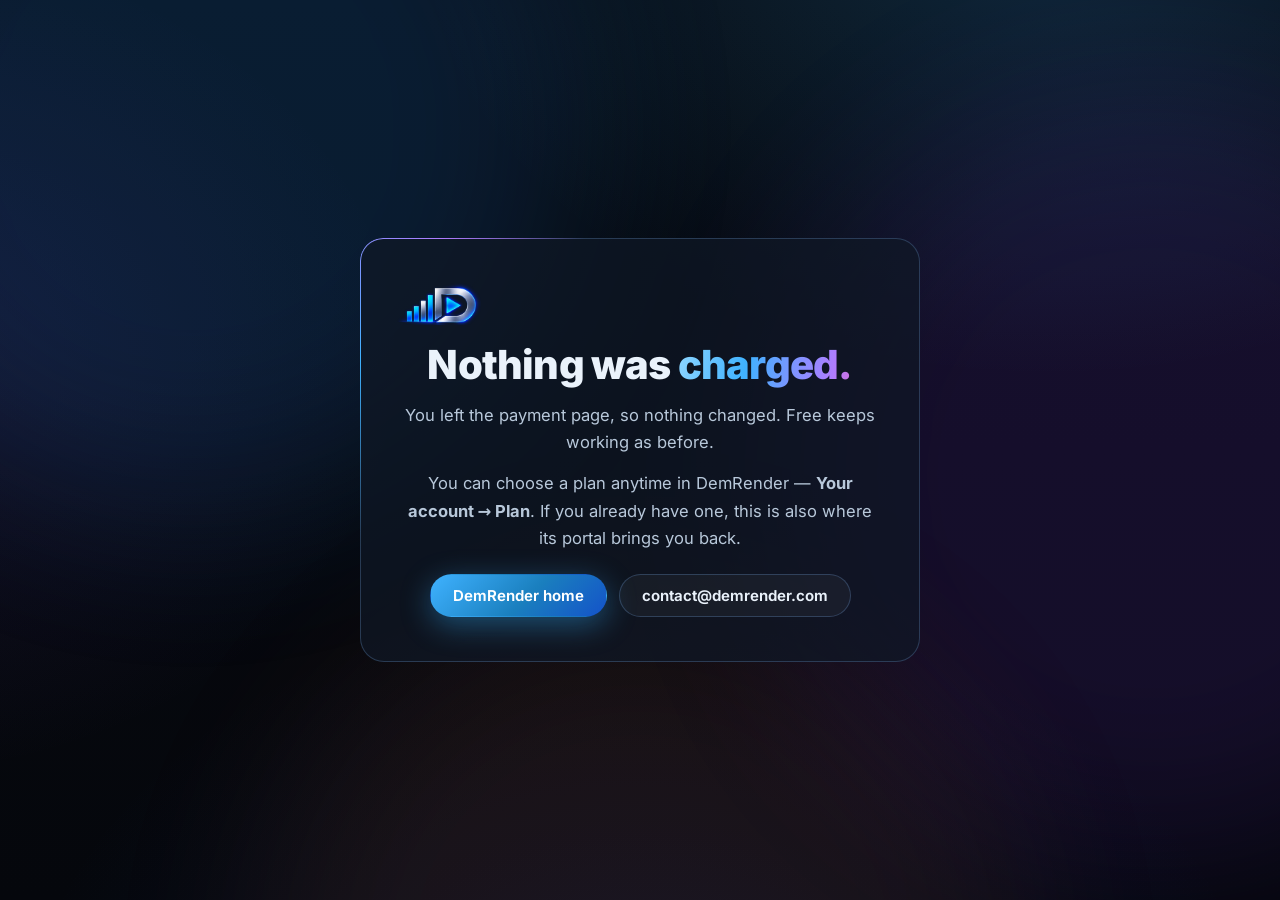
<file: pro/index.html>
<!DOCTYPE html>
<html lang="en">
<head>
  <meta charset="UTF-8">
  <meta name="viewport" content="width=device-width, initial-scale=1">
  <title>Plans — DemRender</title>
  <meta name="robots" content="noindex">
  <link rel="icon" href="/favicon.png">
  <link rel="stylesheet" href="/assets/site.css?v=11">
  <style>
    .done { min-height: 100vh; display: grid; place-items: center; padding: 40px var(--gutter); text-align: center; }
    .done-card { max-width: 560px; padding: 44px 36px; border-radius: 24px; border: 1px solid var(--line-2); background: var(--panel); position: relative; }
    .done-card.free { display: block; }
    .done-card img { width: 84px; height: auto; margin-bottom: 18px; }
    .done-card h1 { margin: 0 0 12px; font-size: clamp(28px, 5vw, 40px); letter-spacing: -.02em; }
    .done-card p { color: var(--text-2); margin: 0 0 12px; }
    .done-card .cta { justify-content: center; margin-top: 22px; }
  </style>
</head>
<body>
  <div class="aurora" aria-hidden="true"><i></i><i></i><i></i></div>
  <main class="done">
    <div class="done-card free">
      <img src="/assets/img/logo-mark.png" alt="DemRender">
      <h1>Nothing was <span class="grad">charged.</span></h1>
      <p>You left the payment page, so nothing changed. Free keeps working as before.</p><p>You can choose a plan anytime in DemRender — <b>Your account → Plan</b>. If you already have one, this is also where its portal brings you back.</p>
      <div class="cta">
        <a class="btn btn-primary" href="/">DemRender home</a>
        <a class="btn btn-ghost" href="mailto:contact@demrender.com">contact@demrender.com</a>
      </div>
    </div>
  </main>
  <script src="/assets/count.js?v=1" defer></script>
</body>
</html>
</file>
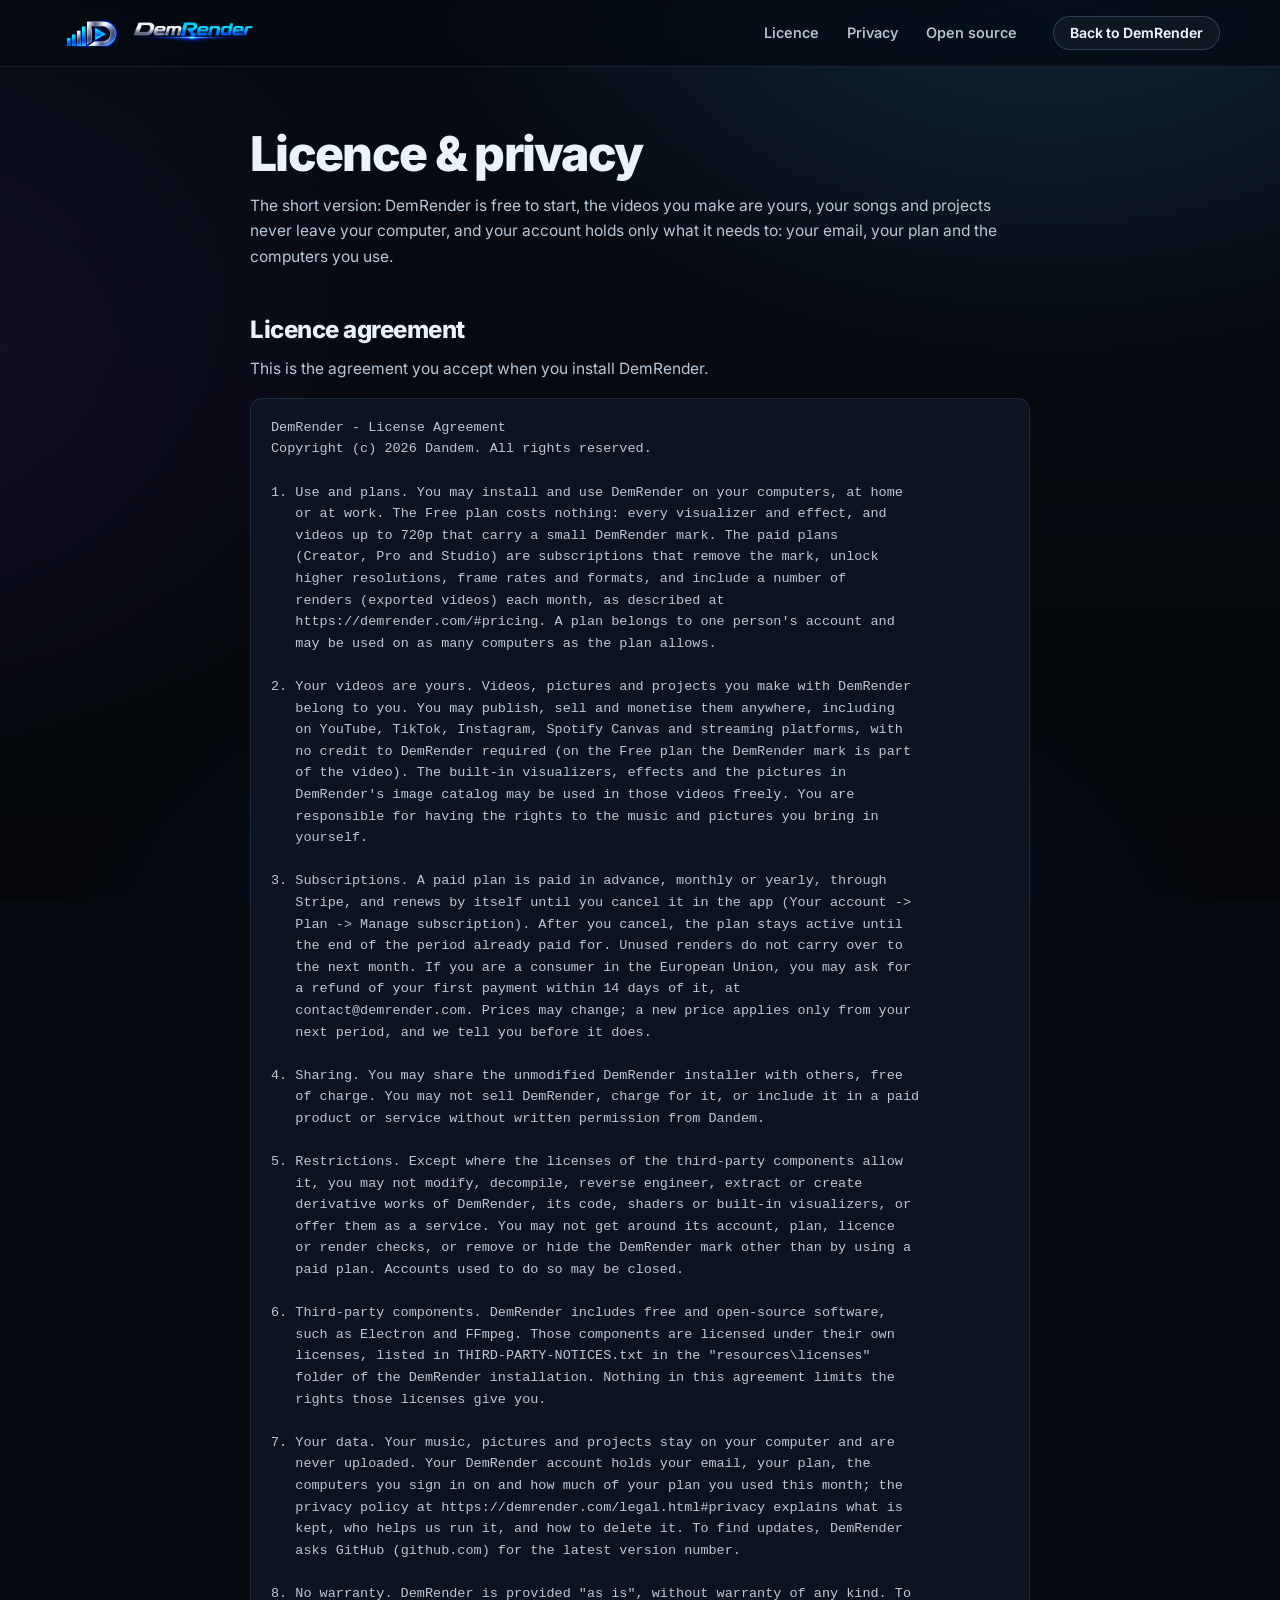
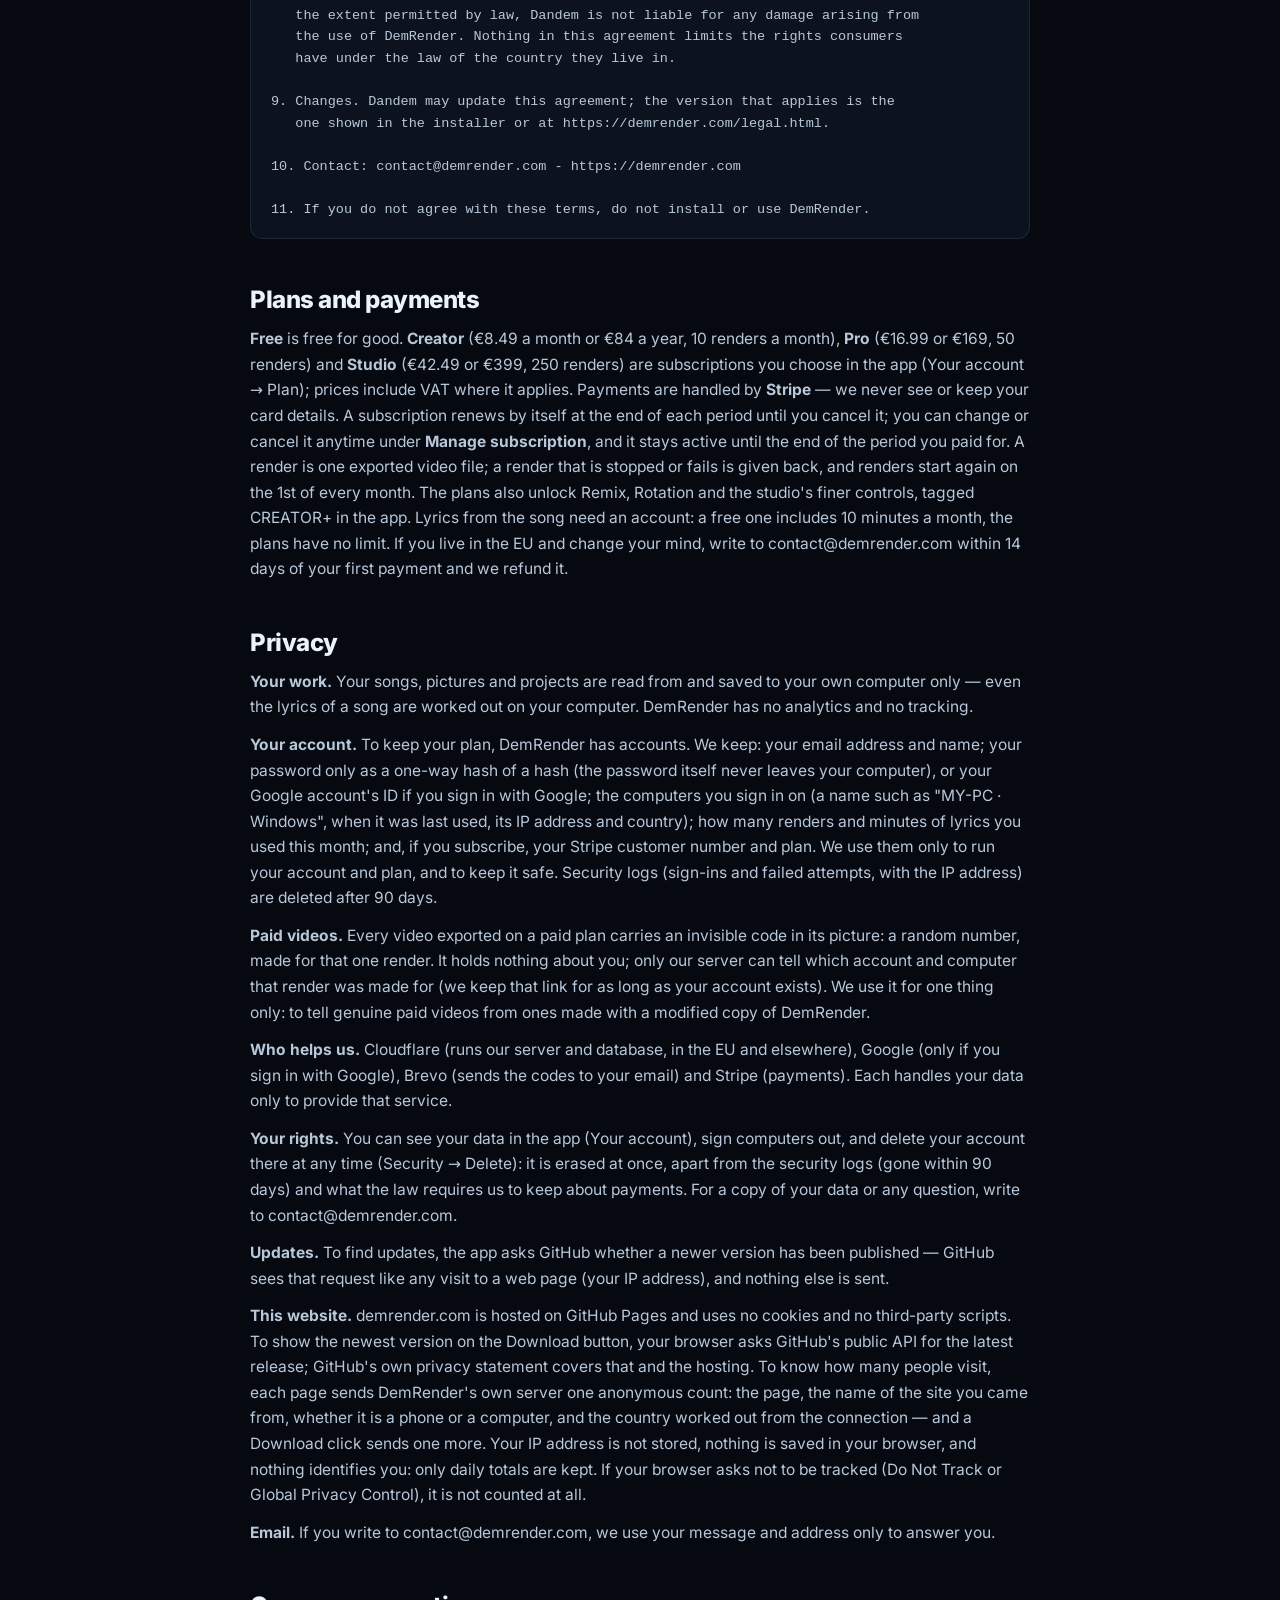
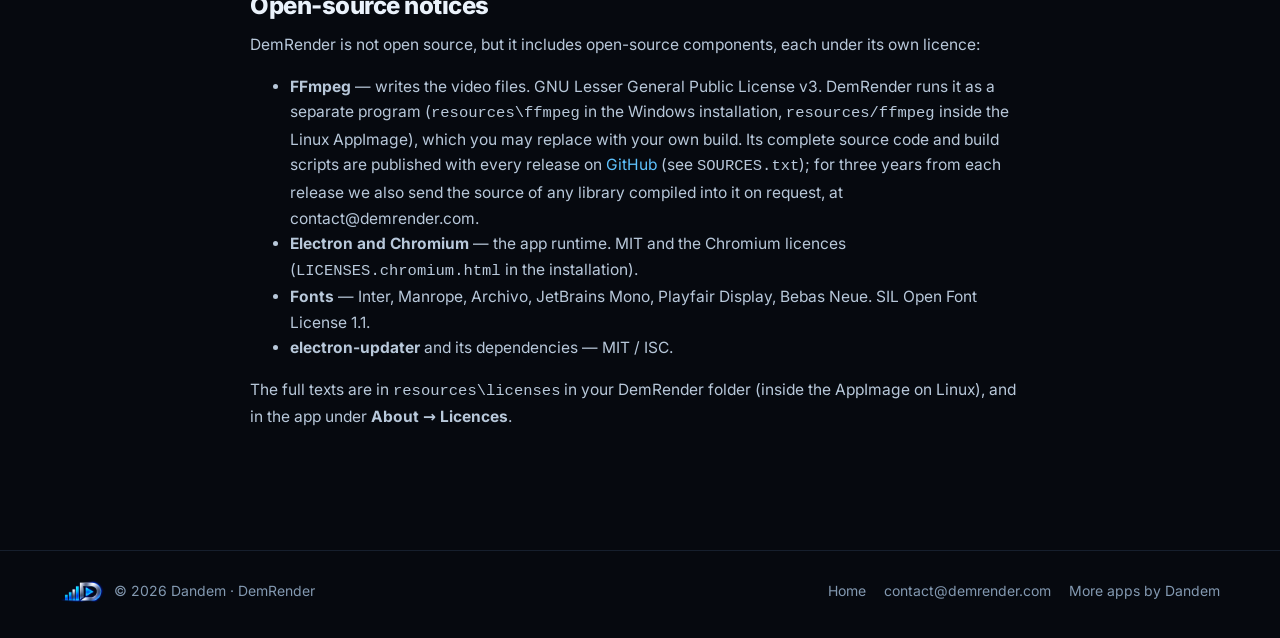
<file: legal.html>
<!DOCTYPE html>
<html lang="en">
<head>
  <meta charset="utf-8">
  <meta name="viewport" content="width=device-width, initial-scale=1">
  <meta http-equiv="Content-Security-Policy" content="default-src 'self'; script-src 'self'; style-src 'self' 'unsafe-inline'; img-src 'self' data:; font-src 'self'; connect-src 'self' https://demrender-api.demrender-server.workers.dev; object-src 'none'; base-uri 'none'; form-action 'none'">
  <title>Licence &amp; privacy — DemRender</title>
  <meta name="description" content="DemRender licence agreement, privacy and open-source notices.">
  <link rel="canonical" href="https://demrender.com/legal.html">
  <meta name="theme-color" content="#06090f">
  <link rel="icon" href="/favicon.ico" sizes="any">
  <link rel="icon" type="image/png" href="/favicon.png">
  <link rel="stylesheet" href="/assets/site.css?v=11">
</head>
<body>
  <header class="top">
    <div class="wrap top-in">
      <a class="brand" href="/" aria-label="DemRender — home">
        <img src="/assets/img/logo-mark.png" alt="" width="120" height="60" class="brand-mark">
        <img src="/assets/img/wordmark.png" alt="DemRender" width="320" height="56" class="brand-word">
      </a>
      <nav class="nav" aria-label="Main">
        <a href="#licence">Licence</a>
        <a href="#privacy">Privacy</a>
        <a href="#open-source">Open source</a>
      </nav>
      <a class="btn btn-sm btn-ghost" href="/">Back to DemRender</a>
    </div>
  </header>

  <main class="legal">
    <div class="wrap narrow">
      <h1>Licence &amp; privacy</h1>
      <p>The short version: DemRender is free to start, the videos you make are yours, your songs and projects never leave your computer, and your account holds only what it needs to: your email, your plan and the computers you use.</p>

      <h2 id="licence">Licence agreement</h2>
      <p>This is the agreement you accept when you install DemRender.</p>
      <pre>DemRender - License Agreement
Copyright (c) 2026 Dandem. All rights reserved.

1. Use and plans. You may install and use DemRender on your computers, at home
   or at work. The Free plan costs nothing: every visualizer and effect, and
   videos up to 720p that carry a small DemRender mark. The paid plans
   (Creator, Pro and Studio) are subscriptions that remove the mark, unlock
   higher resolutions, frame rates and formats, and include a number of
   renders (exported videos) each month, as described at
   https://demrender.com/#pricing. A plan belongs to one person's account and
   may be used on as many computers as the plan allows.

2. Your videos are yours. Videos, pictures and projects you make with DemRender
   belong to you. You may publish, sell and monetise them anywhere, including
   on YouTube, TikTok, Instagram, Spotify Canvas and streaming platforms, with
   no credit to DemRender required (on the Free plan the DemRender mark is part
   of the video). The built-in visualizers, effects and the pictures in
   DemRender's image catalog may be used in those videos freely. You are
   responsible for having the rights to the music and pictures you bring in
   yourself.

3. Subscriptions. A paid plan is paid in advance, monthly or yearly, through
   Stripe, and renews by itself until you cancel it in the app (Your account -&gt;
   Plan -&gt; Manage subscription). After you cancel, the plan stays active until
   the end of the period already paid for. Unused renders do not carry over to
   the next month. If you are a consumer in the European Union, you may ask for
   a refund of your first payment within 14 days of it, at
   contact@demrender.com. Prices may change; a new price applies only from your
   next period, and we tell you before it does.

4. Sharing. You may share the unmodified DemRender installer with others, free
   of charge. You may not sell DemRender, charge for it, or include it in a paid
   product or service without written permission from Dandem.

5. Restrictions. Except where the licenses of the third-party components allow
   it, you may not modify, decompile, reverse engineer, extract or create
   derivative works of DemRender, its code, shaders or built-in visualizers, or
   offer them as a service. You may not get around its account, plan, licence
   or render checks, or remove or hide the DemRender mark other than by using a
   paid plan. Accounts used to do so may be closed.

6. Third-party components. DemRender includes free and open-source software,
   such as Electron and FFmpeg. Those components are licensed under their own
   licenses, listed in THIRD-PARTY-NOTICES.txt in the "resources\licenses"
   folder of the DemRender installation. Nothing in this agreement limits the
   rights those licenses give you.

7. Your data. Your music, pictures and projects stay on your computer and are
   never uploaded. Your DemRender account holds your email, your plan, the
   computers you sign in on and how much of your plan you used this month; the
   privacy policy at https://demrender.com/legal.html#privacy explains what is
   kept, who helps us run it, and how to delete it. To find updates, DemRender
   asks GitHub (github.com) for the latest version number.

8. No warranty. DemRender is provided "as is", without warranty of any kind. To
   the extent permitted by law, Dandem is not liable for any damage arising from
   the use of DemRender. Nothing in this agreement limits the rights consumers
   have under the law of the country they live in.

9. Changes. Dandem may update this agreement; the version that applies is the
   one shown in the installer or at https://demrender.com/legal.html.

10. Contact: contact@demrender.com - https://demrender.com

11. If you do not agree with these terms, do not install or use DemRender.</pre>

      <h2 id="plans">Plans and payments</h2>
      <p><b>Free</b> is free for good. <b>Creator</b> (€8.49 a month or €84 a year, 10 renders a month), <b>Pro</b> (€16.99 or €169, 50 renders) and <b>Studio</b>
        (€42.49 or €399, 250 renders) are subscriptions you choose in the app (Your account → Plan); prices include VAT where it applies. Payments are handled by
        <b>Stripe</b> — we never see or keep your card details. A subscription renews by itself at the end of each period until you cancel it; you can change or
        cancel it anytime under <b>Manage subscription</b>, and it stays active until the end of the period you paid for. A render is one exported video file; a
        render that is stopped or fails is given back, and renders start again on the 1st of every month. The plans also unlock Remix, Rotation and the studio's
        finer controls, tagged CREATOR+ in the app. Lyrics from the song need an account: a free one includes 10 minutes a month, the plans have no limit.
        If you live in the EU and change your mind, write to
        contact@demrender.com within 14 days of your first payment and we refund it.</p>

      <h2 id="privacy">Privacy</h2>
      <p><b>Your work.</b> Your songs, pictures and projects are read from and saved to your own computer only — even the lyrics of a song are worked out on your
        computer. DemRender has no analytics and no tracking.</p>
      <p><b>Your account.</b> To keep your plan, DemRender has accounts. We keep: your email address and name; your password only as a one-way hash of a hash (the
        password itself never leaves your computer), or your Google account's ID if you sign in with Google; the computers you sign in on (a name such as
        "MY-PC · Windows", when it was last used, its IP address and country); how many renders and minutes of lyrics you used this month; and, if you subscribe, your Stripe
        customer number and plan. We use them only to run your account and plan, and to keep it safe. Security logs (sign-ins and failed attempts, with the IP address) are deleted after 90 days.</p>
      <p><b>Paid videos.</b> Every video exported on a paid plan carries an invisible code in its picture: a random number, made for that one render.
        It holds nothing about you; only our server can tell which account and computer that render was made for (we keep that link for as long as
        your account exists). We use it for one thing only: to tell genuine paid videos from ones made with a modified copy of DemRender.</p>
      <p><b>Who helps us.</b> Cloudflare (runs our server and database, in the EU and elsewhere), Google (only if you sign in with Google), Brevo (sends the codes
        to your email) and Stripe (payments). Each handles your data only to provide that service.</p>
      <p><b>Your rights.</b> You can see your data in the app (Your account), sign computers out, and delete your account there at any time (Security → Delete):
        it is erased at once, apart from the security logs (gone within 90 days) and what the law requires us to keep about payments. For a copy of your data or any question, write to
        contact@demrender.com.</p>
      <p><b>Updates.</b> To find updates, the app asks GitHub whether a newer version has been published — GitHub sees that request like any visit to a web page
        (your IP address), and nothing else is sent.</p>
      <p><b>This website.</b> demrender.com is hosted on GitHub Pages and uses no cookies and no third-party scripts. To show the newest version on the
        Download button, your browser asks GitHub's public API for the latest release; GitHub's own privacy statement covers that and the hosting.
        To know how many people visit, each page sends DemRender's own server one anonymous count: the page, the name of the site you came from,
        whether it is a phone or a computer, and the country worked out from the connection — and a Download click sends one more. Your IP address
        is not stored, nothing is saved in your browser, and nothing identifies you: only daily totals are kept. If your browser asks not to be
        tracked (Do Not Track or Global Privacy Control), it is not counted at all.</p>
      <p><b>Email.</b> If you write to contact@demrender.com, we use your message and address only to answer you.</p>

      <h2 id="open-source">Open-source notices</h2>
      <p>DemRender is not open source, but it includes open-source components, each under its own licence:</p>
      <ul>
        <li><b>FFmpeg</b> — writes the video files. GNU Lesser General Public License v3. DemRender runs it as a separate program (<code>resources\ffmpeg</code>
          in the Windows installation, <code>resources/ffmpeg</code> inside the Linux AppImage), which you may replace with your own build. Its complete source code and build scripts are published with every release on
          <a href="https://github.com/dagafitei72-cpu/demrender-releases/releases">GitHub</a> (see <code>SOURCES.txt</code>); for three years from each release we also
          send the source of any library compiled into it on request, at contact@demrender.com.</li>
        <li><b>Electron and Chromium</b> — the app runtime. MIT and the Chromium licences (<code>LICENSES.chromium.html</code> in the installation).</li>
        <li><b>Fonts</b> — Inter, Manrope, Archivo, JetBrains Mono, Playfair Display, Bebas Neue. SIL Open Font License 1.1.</li>
        <li><b>electron-updater</b> and its dependencies — MIT / ISC.</li>
      </ul>
      <p>The full texts are in <code>resources\licenses</code> in your DemRender folder (inside the AppImage on Linux), and in the app under <b>About → Licences</b>.</p>
    </div>
  </main>

  <footer class="foot">
    <div class="wrap foot-in">
      <div class="foot-brand">
        <img src="/assets/img/logo-mark.png" alt="" width="60" height="30">
        <span>© 2026 Dandem · DemRender</span>
      </div>
      <nav class="foot-links" aria-label="Footer">
        <a href="/">Home</a>
        <a href="mailto:contact@demrender.com">contact@demrender.com</a>
        <a href="https://dem-work.com">More apps by Dandem</a>
      </nav>
    </div>
  </footer>
  <script src="/assets/count.js?v=1" defer></script>
</body>
</html>
</file>
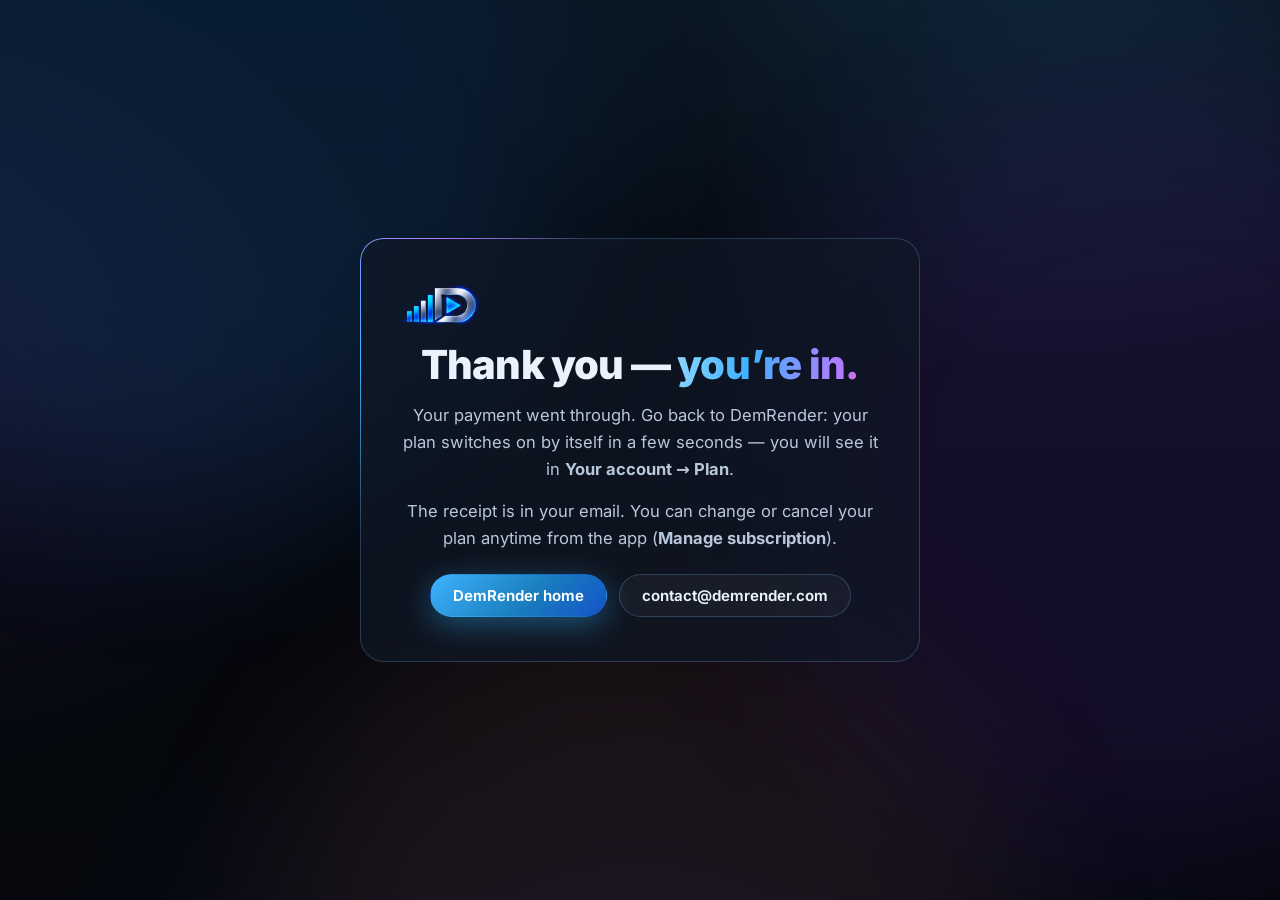
<file: pro/thanks.html>
<!DOCTYPE html>
<html lang="en">
<head>
  <meta charset="UTF-8">
  <meta name="viewport" content="width=device-width, initial-scale=1">
  <title>Thank you — DemRender</title>
  <meta name="robots" content="noindex">
  <link rel="icon" href="/favicon.png">
  <link rel="stylesheet" href="/assets/site.css?v=11">
  <style>
    .done { min-height: 100vh; display: grid; place-items: center; padding: 40px var(--gutter); text-align: center; }
    .done-card { max-width: 560px; padding: 44px 36px; border-radius: 24px; border: 1px solid var(--line-2); background: var(--panel); position: relative; }
    .done-card.free { display: block; }
    .done-card img { width: 84px; height: auto; margin-bottom: 18px; }
    .done-card h1 { margin: 0 0 12px; font-size: clamp(28px, 5vw, 40px); letter-spacing: -.02em; }
    .done-card p { color: var(--text-2); margin: 0 0 12px; }
    .done-card .cta { justify-content: center; margin-top: 22px; }
  </style>
</head>
<body>
  <div class="aurora" aria-hidden="true"><i></i><i></i><i></i></div>
  <main class="done">
    <div class="done-card free">
      <img src="/assets/img/logo-mark.png" alt="DemRender">
      <h1>Thank you — <span class="grad">you’re in.</span></h1>
      <p>Your payment went through. Go back to DemRender: your plan switches on by itself in a few seconds — you will see it in <b>Your account → Plan</b>.</p><p>The receipt is in your email. You can change or cancel your plan anytime from the app (<b>Manage subscription</b>).</p>
      <div class="cta">
        <a class="btn btn-primary" href="/">DemRender home</a>
        <a class="btn btn-ghost" href="mailto:contact@demrender.com">contact@demrender.com</a>
      </div>
    </div>
  </main>
  <script src="/assets/count.js?v=1" defer></script>
</body>
</html>
</file>
<file: assets/site.css>
/* demrender.com — one dark, cinematic page: the visualizers look best on black. */
@font-face {
  font-family: 'Inter'; font-style: normal; font-display: swap; font-weight: 100 900;
  src: url('fonts/inter-latin-ext-wght-normal.woff2') format('woff2');
  unicode-range: U+0100-02BA, U+02BD-02C5, U+02C7-02CC, U+02CE-02D7, U+02DD-02FF, U+0304, U+0308, U+0329, U+1D00-1DBF, U+1E00-1E9F, U+1EF2-1EFF, U+2020, U+20A0-20AB, U+20AD-20C0, U+2113, U+2C60-2C7F, U+A720-A7FF;
}
@font-face {
  font-family: 'Inter'; font-style: normal; font-display: swap; font-weight: 100 900;
  src: url('fonts/inter-latin-wght-normal.woff2') format('woff2');
  unicode-range: U+0000-00FF, U+0131, U+0152-0153, U+02BB-02BC, U+02C6, U+02DA, U+02DC, U+0304, U+0308, U+0329, U+2000-206F, U+20AC, U+2122, U+2191, U+2193, U+2212, U+2215, U+FEFF, U+FFFD;
}

:root {
  color-scheme: dark;
  --bg: #06090f;
  --bg-2: #0a1019;
  --panel: rgba(16, 24, 38, .72);
  --line: rgba(120, 170, 230, .14);
  --line-2: rgba(120, 170, 230, .26);
  --text: #eaf2fb;
  --text-2: #b8c8da;
  --muted: #8399b1;
  --accent: #2f9bdd;
  --accent-2: #5fc3ff;
  --grad: linear-gradient(135deg, #3fb2ff 0%, #1a7fbe 55%, #1453c9 100%);
  --grad-text: linear-gradient(100deg, #8fd6ff 0%, #3fb2ff 40%, #b07cff 75%, #ff5fa8 100%);
  --glow: 0 8px 30px rgba(47, 155, 221, .45);
  --radius: 16px;
  --font: 'Inter', 'Segoe UI Variable Text', 'Segoe UI', system-ui, -apple-system, Arial, sans-serif;
  --gutter: clamp(16px, 4vw, 40px);
}

* { box-sizing: border-box; }
html { scroll-behavior: smooth; -webkit-text-size-adjust: 100%; }
@media (prefers-reduced-motion: reduce) { html { scroll-behavior: auto; } }
body {
  margin: 0; background: var(--bg); color: var(--text);
  font: 400 16px/1.65 var(--font); -webkit-font-smoothing: antialiased; overflow-x: hidden; overflow-x: clip;   /* clip: keeps position: sticky working */
}
body::before {
  content: ''; position: fixed; inset: 0; z-index: -1; pointer-events: none;
  background:
    radial-gradient(900px 640px at 82% -8%, rgba(47, 155, 221, .20), transparent 70%),
    radial-gradient(760px 600px at -10% 40%, rgba(120, 70, 220, .12), transparent 70%),
    radial-gradient(900px 700px at 50% 120%, rgba(20, 83, 201, .16), transparent 70%),
    linear-gradient(180deg, #070b12, #05070c);
}
img, video { max-width: 100%; display: block; }
a { color: var(--accent-2); text-decoration: none; }
a:hover { color: #9adcff; }
h1, h2, h3 { margin: 0; line-height: 1.12; letter-spacing: -.02em; }
h2 { font-size: clamp(28px, 4vw, 44px); font-weight: 800; }
h3 { font-size: 18px; font-weight: 700; }
p { margin: 0; }
.wrap { width: 100%; max-width: 1240px; margin: 0 auto; padding: 0 var(--gutter); }
.wrap.narrow { max-width: 860px; }
.skip { position: absolute; left: -999px; top: 8px; background: #fff; color: #000; padding: 8px 12px; border-radius: 8px; z-index: 99; }
.skip:focus { left: 8px; }
:focus-visible { outline: 2px solid var(--accent-2); outline-offset: 3px; border-radius: 6px; }

/* ------------------------------------------------------------ buttons */
.btn {
  display: inline-flex; align-items: center; justify-content: center; gap: 10px; border-radius: 999px; border: 1px solid transparent;
  font: 650 15px/1 var(--font); padding: 13px 22px; cursor: pointer; transition: transform .15s, box-shadow .2s, background .2s, border-color .2s;
  white-space: nowrap;
}
.btn svg { width: 19px; height: 19px; fill: none; stroke: currentColor; stroke-width: 2.2; stroke-linecap: round; stroke-linejoin: round; }
.btn-primary { background: var(--grad); color: #fff; box-shadow: var(--glow); }
.btn-primary:hover { color: #fff; transform: translateY(-1px); box-shadow: 0 10px 38px rgba(47, 155, 221, .6); }
.btn-ghost { background: rgba(255, 255, 255, .04); color: var(--text); border-color: var(--line-2); }
.btn-ghost:hover { color: #fff; border-color: rgba(120, 190, 255, .55); background: rgba(255, 255, 255, .07); }
.btn-lg { padding: 16px 26px; font-size: 16px; }
.btn-sm { padding: 9px 16px; font-size: 14px; }

/* ------------------------------------------------------------- header */
.top {
  position: sticky; top: 0; z-index: 20; backdrop-filter: blur(14px) saturate(140%); -webkit-backdrop-filter: blur(14px) saturate(140%);
  background: rgba(6, 9, 15, .72); border-bottom: 1px solid var(--line);
}
.top-in { display: flex; align-items: center; gap: 24px; height: 66px; }
.brand { display: flex; align-items: center; gap: 10px; flex: none; }
.brand-mark { height: 30px; width: auto; }
.brand-word { height: 22px; width: auto; }
.nav { display: flex; gap: 4px; margin-left: auto; }
.nav a { color: var(--text-2); font-size: 14.5px; font-weight: 550; padding: 8px 12px; border-radius: 8px; }
.nav a:hover { color: #fff; background: rgba(255, 255, 255, .06); }
@media (max-width: 860px) {
  .nav { display: none; }
  .top .btn { margin-left: auto; }
}

/* --------------------------------------------------------------- hero */
.hero { padding: clamp(40px, 7vw, 90px) 0 30px; }
.hero-in { display: grid; grid-template-columns: minmax(0, 1fr) minmax(0, 1.12fr); gap: clamp(28px, 4vw, 56px); align-items: center; }
.eyebrow {
  display: inline-flex; align-items: center; gap: 9px; font-size: 13px; font-weight: 700; letter-spacing: .08em; text-transform: uppercase;
  color: var(--accent-2); margin-bottom: 16px;
}
.eyebrow .dot { width: 8px; height: 8px; border-radius: 50%; background: var(--accent-2); box-shadow: 0 0 12px var(--accent-2); }
h1 { font-size: clamp(38px, 5.6vw, 66px); font-weight: 850; letter-spacing: -.035em; }
.grad { background: var(--grad-text); -webkit-background-clip: text; background-clip: text; color: transparent; }
.lead { margin-top: 20px; font-size: clamp(16.5px, 1.6vw, 19px); color: var(--text-2); max-width: 560px; }
.cta { display: flex; flex-wrap: wrap; gap: 12px; margin-top: 30px; }
.cta.center { justify-content: center; }
.dl-info { margin-top: 14px; font-size: 13.5px; color: var(--muted); min-height: 1.6em; }
.dl-info b { color: var(--text-2); font-weight: 600; }
.dl-alt { margin-top: 8px; display: flex; align-items: center; gap: 7px; font-size: 13.5px; color: var(--muted); }
.dl-alt[hidden] { display: none; }
.dl-alt svg { width: 15px; height: 15px; fill: none; stroke: currentColor; stroke-width: 2.2; stroke-linecap: round; stroke-linejoin: round; }
.dl-alt a { font-weight: 600; }

.hero-stage { position: relative; }
.hero-stage::before {
  content: ''; position: absolute; inset: -12% -8%; z-index: -1;
  background: radial-gradient(closest-side, rgba(255, 140, 40, .22), rgba(47, 155, 221, .16) 55%, transparent 80%); filter: blur(30px);
}
.player {
  position: relative; border-radius: 20px; overflow: hidden; background: #000; aspect-ratio: 16 / 9;
  border: 1px solid var(--line-2); box-shadow: 0 30px 90px rgba(0, 0, 0, .6), 0 0 60px rgba(47, 155, 221, .18);
}
.player video { width: 100%; height: 100%; object-fit: cover; }
.player .tag {
  position: absolute; left: 12px; top: 12px; font-size: 12px; color: rgba(255, 255, 255, .78); padding: 5px 10px; border-radius: 999px;
  background: rgba(0, 0, 0, .45); backdrop-filter: blur(6px);
}
.sound {
  position: absolute; right: 12px; bottom: 10px; display: inline-flex; align-items: center; gap: 7px; padding: 7px 12px 7px 10px;
  border-radius: 999px; border: 1px solid rgba(255, 255, 255, .22); background: rgba(0, 0, 0, .5); color: #fff;
  font: 600 12.5px var(--font); cursor: pointer; backdrop-filter: blur(6px);
}
.sound svg { width: 17px; height: 17px; fill: none; stroke: currentColor; stroke-width: 2; stroke-linecap: round; stroke-linejoin: round; }
.sound .i-on, .sound[aria-pressed="true"] .i-off { display: none; }
.sound[aria-pressed="true"] .i-on { display: block; }
.sound:hover { background: rgba(0, 0, 0, .7); }

.stats {
  list-style: none; margin: clamp(40px, 6vw, 70px) auto 0; display: grid; grid-template-columns: repeat(5, minmax(0, 1fr)); gap: 1px;
  padding: 0; border-radius: var(--radius); overflow: hidden; border: 1px solid var(--line);
  background: var(--line);
}
.stats li { background: rgba(10, 16, 26, .92); padding: 18px 16px; text-align: center; display: flex; flex-direction: column; gap: 3px; }
.stats b { font-size: 17px; font-weight: 750; color: #fff; letter-spacing: -.01em; }
.stats span { font-size: 12.5px; color: var(--muted); }
.wrap.stats { padding: 0; width: calc(100% - 2 * var(--gutter)); }
@media (max-width: 980px) {
  .hero-in { grid-template-columns: minmax(0, 1fr); }
  .stats { grid-template-columns: repeat(2, minmax(0, 1fr)); }
  .stats li:last-child { grid-column: 1 / -1; }
}

/* ------------------------------------------------------------ sections */
.section { padding: clamp(60px, 9vw, 120px) 0 0; scroll-margin-top: 70px; }
.sub { margin-top: 14px; color: var(--text-2); font-size: 17px; max-width: 680px; }

/* gallery */
.gallery { margin-top: 36px; display: grid; grid-template-columns: repeat(3, minmax(0, 1fr)); gap: 16px; }
.clip {
  position: relative; display: block; padding: 0; border: 1px solid var(--line); border-radius: 14px; overflow: hidden; cursor: pointer;
  background: #000; aspect-ratio: 16 / 9; color: #fff; font: inherit; text-align: left;
  transition: transform .2s, border-color .2s, box-shadow .2s;
}
.clip:hover { transform: translateY(-3px); border-color: rgba(120, 190, 255, .5); box-shadow: 0 18px 50px rgba(0, 0, 0, .55), 0 0 30px rgba(47, 155, 221, .18); }
.clip img, .clip video { position: absolute; inset: 0; width: 100%; height: 100%; object-fit: cover; }
.clip video { opacity: 0; transition: opacity .25s; }
.clip.playing video { opacity: 1; }
.clip .meta {
  position: absolute; left: 0; right: 0; bottom: 0; padding: 30px 14px 11px; display: flex; align-items: flex-end; justify-content: space-between; gap: 8px;
  background: linear-gradient(transparent, rgba(0, 0, 0, .78));
}
.clip .name { font-weight: 700; font-size: 15px; }
.clip .fam { font-size: 11.5px; color: rgba(255, 255, 255, .72); padding: 3px 9px; border-radius: 999px; background: rgba(255, 255, 255, .12); }
.clip .play {
  position: absolute; top: 50%; left: 50%; width: 54px; height: 54px; margin: -27px 0 0 -27px; border-radius: 50%;
  background: rgba(0, 0, 0, .45); border: 1px solid rgba(255, 255, 255, .35); display: grid; place-items: center; opacity: 0; transition: opacity .2s;
  backdrop-filter: blur(4px);
}
.clip .play svg { width: 20px; height: 20px; fill: #fff; margin-left: 3px; }
.clip:hover .play, .clip:focus-visible .play { opacity: 1; }
.more { margin-top: 20px; color: var(--muted); font-size: 15px; }
@media (max-width: 900px) { .gallery { grid-template-columns: repeat(2, minmax(0, 1fr)); } }
@media (max-width: 560px) { .gallery { grid-template-columns: minmax(0, 1fr); } .clip .play { opacity: 1; } }

/* features */
.feature { display: grid; grid-template-columns: minmax(0, .9fr) minmax(0, 1.25fr); gap: clamp(28px, 5vw, 64px); align-items: center; }
.feature + .feature { margin-top: clamp(60px, 9vw, 110px); }
.feature.flip { grid-template-columns: minmax(0, 1.25fr) minmax(0, .9fr); }
.feature.flip .feature-copy { order: 2; }
.feature-copy p:not(.eyebrow) { margin-top: 16px; color: var(--text-2); font-size: 16.5px; }
.ticks { list-style: none; padding: 0; margin: 20px 0 0; display: grid; gap: 10px; }
.ticks li { position: relative; padding-left: 30px; color: var(--text-2); font-size: 15.5px; }
.ticks li::before {
  content: ''; position: absolute; left: 0; top: 4px; width: 18px; height: 18px; border-radius: 50%;
  background: rgba(47, 155, 221, .16) url("data:image/svg+xml,%3Csvg xmlns='http://www.w3.org/2000/svg' viewBox='0 0 24 24' fill='none' stroke='%235fc3ff' stroke-width='3' stroke-linecap='round' stroke-linejoin='round'%3E%3Cpath d='M6 12.5l4 4 8-9'/%3E%3C/svg%3E") center / 12px no-repeat;
}
.ticks b { color: #fff; font-weight: 650; }
.shot {
  margin: 0; border-radius: 14px; overflow: hidden; border: 1px solid var(--line-2); background: #0b1220;
  box-shadow: 0 30px 80px rgba(0, 0, 0, .55), 0 0 50px rgba(47, 155, 221, .12);
}
.shot img { width: 100%; height: auto; }
.shot video { width: 100%; height: auto; display: block; background: #000; }
.export-visual { position: relative; padding-right: clamp(40px, 9%, 110px); }
.phone {
  position: absolute; right: 0; bottom: -28px; width: clamp(110px, 23%, 200px); aspect-ratio: 9 / 16; border-radius: 22px; overflow: hidden;
  background: #000; border: 3px solid #1d2939; box-shadow: 0 24px 60px rgba(0, 0, 0, .7), 0 0 0 1px rgba(255, 255, 255, .06);
}
.phone video { width: 100%; height: 100%; object-fit: cover; }
@media (max-width: 900px) {
  .feature, .feature.flip { grid-template-columns: minmax(0, 1fr); }
  .feature.flip .feature-copy { order: 0; }
}

/* steps */
.steps { list-style: none; padding: 0; margin: 36px 0 0; display: grid; grid-template-columns: repeat(3, minmax(0, 1fr)); gap: 16px; counter-reset: s; }
.steps li { background: var(--panel); border: 1px solid var(--line); border-radius: var(--radius); padding: 24px 22px; }
.steps .n {
  display: inline-grid; place-items: center; width: 36px; height: 36px; border-radius: 10px; margin-bottom: 14px;
  background: var(--grad); color: #fff; font-weight: 800; box-shadow: var(--glow);
}
.steps p { margin-top: 8px; color: var(--text-2); font-size: 15px; }
@media (max-width: 760px) { .steps { grid-template-columns: minmax(0, 1fr); } }

/* free */
.free {
  display: grid; grid-template-columns: minmax(0, 1.4fr) minmax(0, 1fr); gap: 32px; align-items: center; padding: clamp(26px, 5vw, 48px);
  border-radius: 22px; border: 1px solid var(--line-2);
  background: radial-gradient(600px 300px at 0% 0%, rgba(47, 155, 221, .18), transparent 70%), radial-gradient(500px 300px at 100% 100%, rgba(176, 124, 255, .14), transparent 70%), rgba(12, 18, 30, .85);
}
.free p:not(.eyebrow) { margin-top: 14px; color: var(--text-2); font-size: 16.5px; }
.badges { list-style: none; padding: 0; margin: 0; display: grid; grid-template-columns: repeat(2, minmax(0, 1fr)); gap: 10px; }
.badges li {
  padding: 14px 16px; border-radius: 12px; background: rgba(255, 255, 255, .04); border: 1px solid var(--line); font-weight: 650; text-align: center;
}
@media (max-width: 760px) { .free { grid-template-columns: minmax(0, 1fr); } }

/* faq */
.faq { margin-top: 30px; display: grid; gap: 10px; }
.faq details { border: 1px solid var(--line); border-radius: 14px; background: var(--panel); }
.faq summary {
  list-style: none; cursor: pointer; padding: 17px 52px 17px 20px; font-weight: 650; font-size: 16px; position: relative;
}
.faq summary::-webkit-details-marker { display: none; }
.faq summary::after {
  content: '+'; position: absolute; right: 20px; top: 50%; transform: translateY(-50%); font-size: 22px; font-weight: 400; color: var(--accent-2);
  transition: transform .2s;
}
.faq details[open] summary::after { transform: translateY(-50%) rotate(45deg); }
.faq details p { padding: 0 20px 18px; color: var(--text-2); font-size: 15.5px; }

/* contact */
.contact {
  text-align: center; padding: clamp(30px, 6vw, 56px) clamp(18px, 4vw, 40px); border-radius: 22px; border: 1px solid var(--line-2);
  background: radial-gradient(700px 300px at 50% 0%, rgba(47, 155, 221, .2), transparent 70%), rgba(12, 18, 30, .85);
}
.contact p { margin-top: 12px; color: var(--text-2); font-size: 17px; }
@media (max-width: 520px) { .contact .btn { width: 100%; white-space: normal; } }

/* footer */
.foot { margin-top: clamp(70px, 10vw, 120px); border-top: 1px solid var(--line); padding: 28px 0 40px; color: var(--muted); font-size: 14px; }
.foot-in { display: flex; flex-wrap: wrap; align-items: center; justify-content: space-between; gap: 18px; }
.foot-brand { display: flex; align-items: center; gap: 10px; }
.foot-brand img { height: 22px; width: auto; }
.foot-links { display: flex; flex-wrap: wrap; gap: 6px 18px; }
.foot-links a { color: var(--muted); }
.foot-links a:hover { color: #fff; }

/* lightbox */
.lightbox { padding: 0; border: 0; background: transparent; max-width: min(1100px, calc(100vw - 32px)); width: 100%; }
.lightbox::backdrop { background: rgba(2, 4, 8, .82); backdrop-filter: blur(6px); }
.lb-in { border-radius: 16px; overflow: hidden; border: 1px solid var(--line-2); background: #000; box-shadow: 0 40px 120px rgba(0, 0, 0, .7); }
.lb-in video { width: 100%; aspect-ratio: 16 / 9; background: #000; }
.lb-bar { display: flex; align-items: center; justify-content: space-between; padding: 10px 12px 10px 18px; background: #0b111c; color: var(--text); font-weight: 650; }
.lb-close { width: 36px; height: 36px; border-radius: 10px; border: 1px solid var(--line-2); background: transparent; color: #fff; font-size: 22px; cursor: pointer; }
.lb-close:hover { background: rgba(255, 255, 255, .08); }

/* legal page */
.legal { padding: 60px 0 0; }
.legal h1 { font-size: clamp(32px, 5vw, 48px); }
.legal h2 { font-size: 24px; margin-top: 48px; scroll-margin-top: 80px; }
.legal p, .legal li { color: var(--text-2); font-size: 15.5px; }
.legal p { margin-top: 12px; }
.legal pre {
  white-space: pre-wrap; font: 13.5px/1.6 'Cascadia Mono', Consolas, ui-monospace, monospace; color: var(--text-2);
  background: var(--panel); border: 1px solid var(--line); border-radius: 12px; padding: 18px 20px; margin-top: 16px; overflow-x: auto;
}

/* =====================================================================
   Motion & effects (v4). Everything here is transform / opacity only, and
   everything stops for people who ask their system for reduced motion.
   ===================================================================== */

/* the page breathes: slow aurora blobs behind everything */
.aurora { position: fixed; inset: 0; z-index: -1; pointer-events: none; overflow: hidden; }
.aurora i {
  position: absolute; width: 60vmax; height: 60vmax; border-radius: 50%; filter: blur(90px); opacity: .16;
  will-change: transform;
}
.aurora i:nth-child(1) { background: #1f7fe0; left: -15vmax; top: -20vmax; animation: au1 26s ease-in-out infinite alternate; }
.aurora i:nth-child(2) { background: #8a3cff; right: -20vmax; top: 10vh; animation: au2 32s ease-in-out infinite alternate; opacity: .12; }
.aurora i:nth-child(3) { background: #ff6a2a; left: 20vw; bottom: -35vmax; animation: au3 38s ease-in-out infinite alternate; opacity: .08; }
@keyframes au1 { to { transform: translate(18vw, 22vh) scale(1.15); } }
@keyframes au2 { to { transform: translate(-22vw, 30vh) scale(.9); } }
@keyframes au3 { to { transform: translate(-15vw, -25vh) scale(1.2); } }

/* scroll progress */
.progress {
  position: fixed; left: 0; top: 0; height: 2px; width: 100%; z-index: 40; transform-origin: 0 50%; transform: scaleX(var(--p, 0));
  background: linear-gradient(90deg, #3fb2ff, #b07cff, #ff5fa8); box-shadow: 0 0 12px rgba(63, 178, 255, .6);
}
.top { transition: background .3s, box-shadow .3s, border-color .3s; }
.top.scrolled { background: rgba(5, 8, 13, .88); box-shadow: 0 10px 40px rgba(0, 0, 0, .45); }

/* reveal on scroll (only once the script is running: without it everything simply shows) */
.js [data-reveal], .js [data-stagger] > * {
  opacity: 0; transform: translateY(26px); transition: opacity .8s cubic-bezier(.2, .7, .2, 1), transform .8s cubic-bezier(.2, .7, .2, 1);
  transition-delay: calc(var(--i, 0) * 70ms);
}
.js [data-reveal].in, .js [data-stagger].in > * { opacity: 1; transform: none; }
.js .hero [data-reveal] { transition-duration: 1s; }

/* gradient words shimmer slowly */
.grad {
  background-image: linear-gradient(100deg, #8fd6ff 0%, #3fb2ff 20%, #b07cff 45%, #ff5fa8 60%, #b07cff 78%, #3fb2ff 100%);
  background-size: 200% 100%; animation: shimmer 9s ease-in-out infinite alternate;
}
@keyframes shimmer { from { background-position: 0% 50%; } to { background-position: 100% 50%; } }

/* buttons: a light sweep on hover */
.btn-primary { position: relative; overflow: hidden; isolation: isolate; }
.btn-primary::after {
  content: ''; position: absolute; inset: 0; z-index: -1; transform: translateX(-120%) skewX(-20deg);
  background: linear-gradient(90deg, transparent, rgba(255, 255, 255, .35), transparent);
}
.btn-primary:hover::after { transform: translateX(120%) skewX(-20deg); transition: transform .7s ease; }

/* hero: the player glows on every hit of the beat, the equalizer under it follows the song */
.hero { --hit: 0; --bass: 0; --energy: 0; }
.player {
  transform: scale(calc(1 + var(--hit) * .012));
  box-shadow: 0 30px 90px rgba(0, 0, 0, .6),
              0 0 calc(40px + var(--hit) * 90px) rgba(255, 130, 40, calc(.12 + var(--hit) * .35)),
              0 0 calc(60px + var(--bass) * 60px) rgba(47, 155, 221, calc(.1 + var(--bass) * .18));
}
.hero-stage::before { opacity: calc(.6 + var(--energy) * .6); transform: scale(calc(1 + var(--hit) * .06)); }
.eq { display: block; width: 100%; height: 64px; margin-top: 14px; opacity: .95; }

/* an endless strip of visualizers */
.marquee {
  margin-top: clamp(36px, 6vw, 64px); overflow: hidden; position: relative;
  -webkit-mask-image: linear-gradient(90deg, transparent, #000 8%, #000 92%, transparent);
  mask-image: linear-gradient(90deg, transparent, #000 8%, #000 92%, transparent);
}
.mq-track { display: flex; gap: 14px; width: max-content; animation: mq 60s linear infinite; padding: 8px 0; }
.marquee:hover .mq-track { animation-play-state: paused; }
@keyframes mq { to { transform: translateX(-50%); } }
.mq-item {
  position: relative; flex: none; width: 260px; aspect-ratio: 16 / 9; border-radius: 12px; overflow: hidden; padding: 0; cursor: pointer;
  border: 1px solid var(--line); background: #000; transition: transform .25s, border-color .25s, box-shadow .25s;
}
.mq-item img { width: 100%; height: 100%; object-fit: cover; transition: transform .5s; }
.mq-item span {
  position: absolute; left: 10px; bottom: 8px; font: 650 12.5px var(--font); color: #fff; text-shadow: 0 1px 6px rgba(0, 0, 0, .8);
  opacity: 0; transform: translateY(6px); transition: opacity .25s, transform .25s;
}
.mq-item:hover { transform: translateY(-4px); border-color: rgba(120, 190, 255, .5); box-shadow: 0 16px 40px rgba(0, 0, 0, .5), 0 0 24px rgba(47, 155, 221, .2); }
.mq-item:hover img { transform: scale(1.06); }
.mq-item:hover span { opacity: 1; transform: none; }
@media (max-width: 560px) { .mq-item { width: 200px; } .mq-item span { opacity: 1; transform: none; } }

/* gallery cards lean towards the mouse, with a light that follows it */
.clip { transform: perspective(900px) rotateX(var(--rx, 0deg)) rotateY(var(--ry, 0deg)) translateY(var(--ty, 0px)); }
.clip:hover { --ty: -4px; transform: perspective(900px) rotateX(var(--rx, 0deg)) rotateY(var(--ry, 0deg)) translateY(-4px); }
.clip::after {
  content: ''; position: absolute; inset: 0; pointer-events: none; opacity: 0; transition: opacity .25s;
  background: radial-gradient(260px circle at var(--mx, 50%) var(--my, 50%), rgba(255, 255, 255, .14), transparent 60%);
}
.clip:hover::after { opacity: 1; }

/* screenshots rise into place as they scroll in */
[data-tilt] {
  transform: perspective(1400px) rotateX(calc(var(--tilt, 0) * 12deg)) translateY(calc(var(--tilt, 0) * 40px)) scale(calc(1 - var(--tilt, 0) * .05));
  transform-origin: 50% 100%;
}

/* formats: four real frames, aligned on their bottom edge */
.formats { margin-top: 40px; display: flex; align-items: flex-end; justify-content: center; gap: clamp(12px, 2.4vw, 28px); }
.fmt { margin: 0; display: flex; flex-direction: column; align-items: center; gap: 12px; }
.fmt img {
  height: clamp(150px, 24vw, 330px); width: auto; aspect-ratio: var(--ar); object-fit: cover; border-radius: 12px;
  border: 1px solid var(--line-2); box-shadow: 0 24px 60px rgba(0, 0, 0, .55), 0 0 30px rgba(255, 130, 40, .08);
  transition: transform .4s cubic-bezier(.2, .7, .2, 1);
}
.fmt:hover img { transform: translateY(-6px) scale(1.02); }
.fmt figcaption { display: flex; flex-direction: column; align-items: center; gap: 2px; font-size: 12.5px; color: var(--muted); text-align: center; }
.fmt figcaption b { font-size: 16px; color: #fff; letter-spacing: .02em; }
@media (max-width: 760px) {
  .formats { display: grid; grid-template-columns: repeat(2, minmax(0, 1fr)); align-items: end; }
  .fmt img { height: auto; width: 100%; max-height: 300px; }
}

/* how it works: a line runs through the three steps as you scroll */
.steps { position: relative; }
.steps > .steps-line {
  position: absolute; left: 8%; right: 8%; top: 41px; height: 2px; background: var(--line); border: 0; padding: 0; border-radius: 2px;
  z-index: 0; opacity: 1; transform: none;
}
.steps-line i { display: block; height: 100%; width: 100%; transform-origin: 0 50%; transform: scaleX(var(--line, 0));
  background: linear-gradient(90deg, #3fb2ff, #b07cff); box-shadow: 0 0 12px rgba(63, 178, 255, .6); }
.steps li:not(.steps-line) { position: relative; z-index: 1; }
@media (max-width: 760px) { .steps > .steps-line { display: none; } }

/* free: a slowly turning light around the card */
@property --a { syntax: '<angle>'; inherits: false; initial-value: 0deg; }
.free { position: relative; }
.free::before {
  content: ''; position: absolute; inset: -1px; border-radius: 23px; padding: 1px; pointer-events: none;
  background: conic-gradient(from var(--a), transparent 0 70%, #3fb2ff 80%, #b07cff 88%, transparent 96%);
  -webkit-mask: linear-gradient(#000 0 0) content-box, linear-gradient(#000 0 0); -webkit-mask-composite: xor;
  mask: linear-gradient(#000 0 0) content-box exclude, linear-gradient(#000 0 0);
  animation: spin-a 8s linear infinite;
}
@keyframes spin-a { to { --a: 360deg; } }

/* the download band: big words over waves of light that move with the beat */
.band { position: relative; margin-top: clamp(70px, 10vw, 130px); padding: clamp(90px, 13vw, 170px) 0; overflow: hidden; text-align: center; }
.band-viz {
  position: absolute; left: 0; top: 0; width: 100%; height: 100%; z-index: 0; pointer-events: none;
  -webkit-mask-image: linear-gradient(90deg, transparent, #000 15%, #000 85%, transparent);
  mask-image: linear-gradient(90deg, transparent, #000 15%, #000 85%, transparent);
}
.band-in { position: relative; z-index: 1; }
.band h2 { font-size: clamp(34px, 6vw, 68px); font-weight: 850; letter-spacing: -.03em; text-shadow: 0 4px 30px rgba(5, 8, 13, .9); }
.band p { margin: 16px auto 0; max-width: 560px; color: #e6eef8; font-size: 18px; text-shadow: 0 2px 16px rgba(5, 8, 13, .95); }
.band .cta { margin-top: 30px; }

@media (prefers-reduced-motion: reduce) {
  .aurora i, .grad, .mq-track, .free::before { animation: none !important; }
  .js [data-reveal], .js [data-stagger] > * { opacity: 1 !important; transform: none !important; transition: none !important; }
  [data-tilt] { transform: none !important; }
  .player { transform: none !important; }
  .marquee { overflow-x: auto; }
}

/* ===================================================================== the gates
   Scrolling into this section pins it, and two doors cut along the diagonal slide apart (top-left
   and bottom-right) to show a visualizer playing behind them. --g goes 0 -> 1 with the scroll. */
.gate { position: relative; height: 280vh; --g: 0; }
.gate-sticky { position: sticky; top: 0; height: 100vh; height: 100svh; overflow: hidden; }
.gate-inside {
  position: absolute; inset: 0; display: grid; place-items: center; background: #000;
  transform: scale(calc(1.18 - var(--g) * .18)); filter: brightness(calc(.35 + var(--g) * .65));
}
.gate-video { position: absolute; inset: 0; width: 100%; height: 100%; object-fit: cover; object-position: 50% 30%; }
.gate-inside::after {
  content: ''; position: absolute; inset: 0; pointer-events: none;
  background: radial-gradient(ellipse 70% 60% at 50% 45%, transparent 40%, rgba(5, 8, 13, .75) 100%), linear-gradient(180deg, transparent 55%, rgba(5, 8, 13, .85));
}
.gate-copy {
  position: absolute; left: 0; right: 0; bottom: clamp(40px, 9vh, 110px); z-index: 1; text-align: center; padding: 0 var(--gutter);
  opacity: calc((var(--g) - .55) * 3); transform: translateY(calc((1 - var(--g)) * 60px));
}
.gate-copy h2 { font-size: clamp(34px, 6.4vw, 78px); font-weight: 850; letter-spacing: -.035em; text-shadow: 0 6px 40px rgba(0, 0, 0, .8); }
.gate-copy p:not(.eyebrow) { margin: 14px auto 0; max-width: 620px; color: #dfe9f5; font-size: clamp(15px, 1.6vw, 18px); text-shadow: 0 2px 16px rgba(0, 0, 0, .9); }
.gate-copy .eyebrow { justify-content: center; }

.gate-door { position: absolute; inset: 0; will-change: transform; }
.gate-a { clip-path: polygon(0 0, 100% 0, 0 100%);
  transform: translate(calc(var(--g) * -100vw), calc(var(--g) * -100vh)) rotate(calc(var(--g) * -5deg)); }
.gate-b { clip-path: polygon(100% 0, 100% 100%, 0 100%);
  transform: translate(calc(var(--g) * 100vw), calc(var(--g) * 100vh)) rotate(calc(var(--g) * -5deg)); }
.gate-face {
  position: absolute; inset: 0; display: grid; place-items: center; align-content: center; gap: 28px;
  background:
    radial-gradient(ellipse 55% 45% at 50% 48%, rgba(47, 155, 221, .22), transparent 70%),
    radial-gradient(circle at 15% 20%, rgba(138, 60, 255, .14), transparent 45%),
    radial-gradient(circle at 85% 85%, rgba(255, 106, 42, .10), transparent 45%),
    linear-gradient(135deg, #0a1220, #05070c 60%, #0b0f1c);
}
.gate-face::before {
  content: ''; position: absolute; inset: 0; opacity: .35;
  background-image: linear-gradient(rgba(120, 170, 230, .08) 1px, transparent 1px), linear-gradient(90deg, rgba(120, 170, 230, .08) 1px, transparent 1px);
  background-size: 44px 44px;
  -webkit-mask-image: radial-gradient(ellipse 60% 55% at 50% 50%, #000, transparent 85%);
  mask-image: radial-gradient(ellipse 60% 55% at 50% 50%, #000, transparent 85%);
}
.gate-logo { position: relative; width: min(64vw, 620px); height: auto; filter: drop-shadow(0 10px 50px rgba(47, 155, 221, .35)); }
.gate-hint { position: relative; display: flex; align-items: center; gap: 10px; color: var(--muted); font-size: 13px; letter-spacing: .14em; text-transform: uppercase;
  opacity: calc(1 - var(--g) * 5); }
.mouse { width: 20px; height: 32px; border: 2px solid rgba(160, 200, 240, .55); border-radius: 12px; position: relative; }
.mouse i { position: absolute; left: 50%; top: 6px; width: 3px; height: 7px; margin-left: -1.5px; border-radius: 2px; background: #8fd6ff; animation: wheel 1.6s ease-in-out infinite; }
@keyframes wheel { 0% { transform: translateY(0); opacity: 1; } 70% { transform: translateY(9px); opacity: 0; } 100% { opacity: 0; } }
/* light shining through the crack: strongest just as the doors start to part */
.gate-seam {
  position: absolute; inset: 0; pointer-events: none; mix-blend-mode: screen;
  background: linear-gradient(to bottom right, transparent calc(50% - 3px), rgba(150, 215, 255, .95) 50%, transparent calc(50% + 3px));
  filter: drop-shadow(0 0 14px rgba(63, 178, 255, .95)) drop-shadow(0 0 40px rgba(176, 124, 255, .6));
  opacity: calc(.55 + var(--g) * 6 - var(--g) * var(--g) * 30);
}
@media (prefers-reduced-motion: reduce) {
  .gate { height: auto; }
  .gate-sticky { position: relative; height: 80vh; }
  .gate-door, .gate-seam { display: none; }
  .gate-inside { transform: none; filter: none; }
  .gate-copy { opacity: 1; transform: none; }
}

/* =====================================================================
   The lower page (v6): headings rise word by word, the gallery is dealt
   from a stack, the features tell a story beside one fixed screen, the
   formats frame changes shape, a sentence lights up, the name rises at
   the end. All driven by scroll position; all off for reduced motion.
   ===================================================================== */

/* headings: each word rises out of a slot */
.js h2[data-split] { opacity: 1; transform: none; }
h2[data-split] .w { display: inline-block; overflow: hidden; vertical-align: top; padding-bottom: .08em; margin-bottom: -.08em; }
h2[data-split] .wi {
  display: inline-block; transform: translateY(110%) rotate(4deg); transform-origin: 0 100%;
  transition: transform .9s cubic-bezier(.2, .75, .15, 1); transition-delay: calc(var(--wi, 0) * 55ms);
}
h2[data-split].in .wi { transform: none; }

/* gallery: dealt from a stack in the middle (the script sets the offsets) */
.clip {
  --dx: 0px; --dy: 0px; --dr: 0deg; --ds: 1;
  transform: translate(var(--dx), var(--dy)) rotate(var(--dr)) scale(var(--ds))
             perspective(900px) rotateX(var(--rx, 0deg)) rotateY(var(--ry, 0deg)) translateY(var(--ty, 0px));
}
.clip:hover { transform: translate(var(--dx), var(--dy)) rotate(var(--dr)) scale(var(--ds))
             perspective(900px) rotateX(var(--rx, 0deg)) rotateY(var(--ry, 0deg)) translateY(-4px); }
.gallery.dealing .clip { transition: border-color .2s, box-shadow .2s; }

/* features as a story: copy scrolls on the left, one screen stays on the right and changes with it */
.story { display: grid; grid-template-columns: minmax(0, .85fr) minmax(0, 1.25fr); gap: clamp(32px, 5vw, 72px); }
.story-copies .feature-copy { min-height: 78vh; display: flex; flex-direction: column; justify-content: center; opacity: .28; transition: opacity .5s; }
.story-copies .feature-copy.on { opacity: 1; }
.story-copies .feature-copy:first-child { min-height: 70vh; }
.story-stage { position: sticky; top: 14vh; height: 72vh; display: flex; flex-direction: column; justify-content: center; }
.story-screens { position: relative; aspect-ratio: 16 / 10; }
.story-screen {
  position: absolute; inset: 0; display: flex; align-items: center; opacity: 0; pointer-events: none;
  transform: translateY(40px) scale(.96) rotateX(6deg); transform-origin: 50% 100%;
  transition: opacity .6s ease, transform .8s cubic-bezier(.2, .75, .15, 1);
}
.story-screen.on { opacity: 1; transform: none; pointer-events: auto; }
.story-screen > * { width: 100%; }
.story-screen [data-tilt] { transform: none !important; }
.story-nav { display: flex; align-items: center; gap: 14px; margin-top: 22px; font: 700 13px var(--font); color: var(--muted); letter-spacing: .08em; }
.story-nav .num { color: #fff; min-width: 2.2em; }
.story-nav .bar { flex: 1; height: 2px; background: var(--line); border-radius: 2px; overflow: hidden; }
.story-nav .bar i { display: block; height: 100%; background: linear-gradient(90deg, #3fb2ff, #b07cff); transform-origin: 0 50%; transform: scaleX(var(--sp, 0)); }
.story-nav .label { min-width: 6em; text-align: right; }

/* formats: one frame changes shape as you scroll */
.morph-section { height: 380vh; padding-top: 0; position: relative; }
.morph-sticky { position: sticky; top: 0; height: 100vh; height: 100svh; display: flex; align-items: center; }
.morph-in { display: grid; grid-template-columns: minmax(0, .8fr) minmax(0, 1.2fr); gap: clamp(28px, 5vw, 70px); align-items: center; width: 100%; }
.morph-list { list-style: none; padding: 0; margin: 28px 0 0; display: grid; gap: 6px; }
.morph-list li { display: flex; align-items: baseline; gap: 14px; padding: 10px 14px; border-radius: 12px; color: var(--muted); transition: background .35s, color .35s; }
.morph-list li b { font-size: 20px; color: var(--text-2); min-width: 3.2em; transition: color .35s; }
.morph-list li.on { background: rgba(63, 178, 255, .1); color: #fff; box-shadow: inset 2px 0 0 #3fb2ff; }
.morph-list li.on b { color: #fff; }
.morph-stage { display: grid; place-items: center; height: min(78vh, 720px); }
.morph-frame {
  position: relative; width: var(--fw, 560px); height: var(--fh, 315px); border-radius: 18px; overflow: hidden; background: #000;
  border: 1px solid var(--line-2); box-shadow: 0 40px 100px rgba(0, 0, 0, .65), 0 0 60px rgba(255, 130, 40, .12), 0 0 0 1px rgba(255, 255, 255, .03);
}
.morph-frame img { position: absolute; inset: 0; width: 100%; height: 100%; object-fit: cover; opacity: 0; transition: opacity .45s ease; }
.morph-frame img.on { opacity: 1; }
.morph-badge {
  position: absolute; right: 12px; top: 12px; padding: 5px 10px; border-radius: 999px; font: 700 12px var(--font); color: #fff;
  background: rgba(0, 0, 0, .55); border: 1px solid rgba(255, 255, 255, .18); backdrop-filter: blur(6px);
}
.rm-only { display: none; }
@media (max-width: 900px) {
  .morph-section { height: 420vh; }
  .morph-in { grid-template-columns: minmax(0, 1fr); gap: 18px; }
  .morph-copy .sub { display: none; }
  .morph-list { grid-template-columns: repeat(2, minmax(0, 1fr)); margin-top: 14px; }
  .morph-list li { padding: 8px 10px; gap: 8px; }
  .morph-list li b { font-size: 16px; min-width: 0; }
  .morph-list li span { font-size: 12px; }
  .morph-stage { height: 48vh; }
}

/* the sentence that lights up word by word */
.statement-section { position: relative; height: 230vh; margin-top: clamp(40px, 6vw, 80px); }
.statement-sticky { position: sticky; top: 0; height: 100vh; height: 100svh; display: flex; align-items: center; }
.statement { font-size: clamp(30px, 5.2vw, 72px); font-weight: 800; line-height: 1.12; letter-spacing: -.03em; max-width: 1180px; }
.statement .sw { opacity: var(--o, .14); transition: opacity .25s linear; }
.statement em { font-style: normal; }
.statement em .sw { background: linear-gradient(100deg, #8fd6ff, #3fb2ff 40%, #b07cff 75%, #ff5fa8); -webkit-background-clip: text; background-clip: text; color: transparent; }

/* magnetic buttons */
[data-magnetic] { transform: translate(var(--mgx, 0px), var(--mgy, 0px)); transition: transform .35s cubic-bezier(.2, .75, .15, 1), box-shadow .2s, background .2s; }
[data-magnetic]:hover { transform: translate(var(--mgx, 0px), calc(var(--mgy, 0px) - 1px)); }

/* FAQ answers slide open */
.faq details { overflow: hidden; }

/* the name rises at the very end */
.foot { overflow: hidden; }
.foot-mark { margin-top: 26px; text-align: center; line-height: .8; user-select: none; pointer-events: none; }
.foot-mark span {
  display: inline-block; font-size: clamp(56px, 15.5vw, 250px); font-weight: 900; letter-spacing: -.06em; white-space: nowrap;
  background: linear-gradient(180deg, rgba(143, 214, 255, .9), rgba(63, 178, 255, .5) 45%, rgba(176, 124, 255, .15) 85%, transparent);
  -webkit-background-clip: text; background-clip: text; color: transparent;
  transform: translateY(calc((1 - var(--fm, 1)) * 60%)); opacity: calc(.2 + var(--fm, 1) * .8);
  margin-bottom: -.12em;
}

@media (prefers-reduced-motion: reduce) {
  h2[data-split] .wi { transform: none !important; transition: none !important; }
  .clip { --dx: 0px !important; --dy: 0px !important; --dr: 0deg !important; --ds: 1 !important; }
  .morph-section { height: auto; }
  .morph-sticky { display: none; }
  .rm-only { display: block; }
  .statement-section { height: auto; }
  .statement-sticky { position: relative; height: auto; padding: 60px 0; }
  .statement .sw { opacity: 1 !important; }
  [data-magnetic] { transform: none !important; }
  .foot-mark span { transform: none !important; opacity: 1 !important; }
}

/* ===================================================================== pricing (v9) */
.pricing-head { text-align: center; max-width: 760px; margin: 0 auto; }
.pricing-head > p:not(.eyebrow) { color: var(--text-2); margin: 14px auto 0; }
.period { position: relative; display: inline-flex; margin-top: 26px; padding: 4px; border-radius: 999px; border: 1px solid var(--line-2); background: rgba(255, 255, 255, .04); }
.period > i { position: absolute; top: 4px; bottom: 4px; left: 4px; width: calc(50% - 4px); border-radius: 999px; background: var(--grad); box-shadow: var(--glow); transition: transform .35s cubic-bezier(.2, .8, .2, 1); }
.period.year > i { transform: translateX(100%); }
.period button { position: relative; z-index: 1; min-width: 160px; border: 0; background: none; color: var(--text-2); font: 700 14px var(--font); padding: 10px 18px; border-radius: 999px; cursor: pointer; transition: color .2s; }
.period button.on { color: #fff; }
.period button span { margin-left: 6px; padding: 2px 8px; border-radius: 999px; font-size: 11px; font-weight: 800; color: #1b0d24; background: linear-gradient(90deg, #ffd166, #ff8fc2); }
.plans { display: grid; grid-template-columns: repeat(4, minmax(0, 1fr)); gap: 16px; margin-top: 34px; }
@media (max-width: 1060px) { .plans { grid-template-columns: repeat(2, minmax(0, 1fr)); } }
@media (max-width: 560px) { .plans { grid-template-columns: minmax(0, 1fr); } .period button { min-width: 0; } }
.plan {
  position: relative; display: flex; flex-direction: column; padding: 24px 20px 20px; border-radius: 20px; border: 1px solid var(--line);
  background: linear-gradient(180deg, rgba(255, 255, 255, .05), rgba(255, 255, 255, .015)), var(--panel);
  transition: transform .35s cubic-bezier(.2, .8, .2, 1), border-color .3s, box-shadow .3s;
}
.plan:hover { transform: translateY(-6px); border-color: var(--line-2); box-shadow: 0 24px 60px rgba(0, 0, 0, .45), 0 0 40px rgba(63, 178, 255, .12); }
.plan.popular { background: linear-gradient(180deg, rgba(63, 178, 255, .13), rgba(176, 124, 255, .06)), var(--panel); border-color: rgba(120, 170, 255, .38); }
.plan.popular::before {
  content: ''; position: absolute; inset: -1px; border-radius: 21px; padding: 1.5px; pointer-events: none;
  background: conic-gradient(from var(--a), transparent 0 62%, #3fb2ff 76%, #b07cff 86%, #ff5fa8 92%, transparent 98%);
  -webkit-mask: linear-gradient(#000 0 0) content-box, linear-gradient(#000 0 0); -webkit-mask-composite: xor;
  mask: linear-gradient(#000 0 0) content-box exclude, linear-gradient(#000 0 0);
  animation: spin-a 7s linear infinite;
}
.plan-ribbon { position: absolute; top: -12px; left: 50%; transform: translateX(-50%); margin: 0; padding: 4px 12px; border-radius: 999px; white-space: nowrap;
  font-size: 11px; font-weight: 800; letter-spacing: .08em; text-transform: uppercase; color: #fff; background: linear-gradient(100deg, #3fb2ff, #b07cff, #ff5fa8); box-shadow: 0 6px 18px rgba(176, 124, 255, .45); }
.plan h3 { margin: 0; font-size: 20px; }
.plan-tag { margin: 2px 0 16px; color: var(--muted); font-size: 13px; }
.plan-price { display: flex; align-items: baseline; gap: 6px; margin: 0; white-space: nowrap; }
.plan-price b { font-size: 34px; letter-spacing: -.02em; font-variant-numeric: tabular-nums; }
.plan-price span { color: var(--muted); font-size: 14px; }
.plan-sub { margin: 2px 0 16px; color: var(--muted); font-size: 12.5px; min-height: 20px; }
.plan-renders { display: flex; align-items: baseline; gap: 8px; margin: 0 0 16px; padding: 11px 13px; border-radius: 13px; background: rgba(255, 255, 255, .05); border: 1px solid var(--line); }
.plan-renders b { font-size: 24px; background: linear-gradient(100deg, #8fd6ff, #b07cff); -webkit-background-clip: text; background-clip: text; color: transparent; }
.plan-renders span { color: var(--text-2); font-size: 13px; line-height: 1.35; }
.plan ul { list-style: none; padding: 0; margin: 0 0 20px; display: grid; gap: 9px; flex: 1; }
.plan li { position: relative; padding-left: 24px; color: var(--text-2); font-size: 14px; line-height: 1.45; }
.plan li::before { content: ''; position: absolute; left: 2px; top: 5px; width: 12px; height: 7px; border: solid #5fc3ff; border-width: 0 0 2.5px 2.5px; transform: rotate(-45deg); }
.plan.popular li::before { border-color: #c4a3ff; }
.plan .btn { width: 100%; justify-content: center; }
.plans-note { text-align: center; color: var(--muted); font-size: 14px; max-width: 760px; margin: 26px auto 0; }
.plan-price b, .plan-price span, .plan-sub { transition: opacity .2s; }
.plans.swap .plan-price b, .plans.swap .plan-price span, .plans.swap .plan-sub { opacity: 0; }
@media (prefers-reduced-motion: reduce) { .plan.popular::before { animation: none; } }

/* a feature that comes with a plan (Creator, Pro, Studio) */
.plus { display: inline-block; margin-left: 6px; padding: 1px 7px; border-radius: 999px; vertical-align: 2px; white-space: nowrap;
  font-size: 10px; font-weight: 800; letter-spacing: .06em; line-height: 1.5; text-transform: uppercase;
  color: #fff; background: linear-gradient(135deg, #6a4cff, #2f9bdd); }

/* ===================================================== what's new: God mode */
.nav-new { position: relative; color: #ffd36a !important; }
.nav-new::after { content: ''; position: absolute; top: -2px; right: -8px; width: 6px; height: 6px; border-radius: 50%; background: #ffc23a; box-shadow: 0 0 8px #ffc23a; }
.whatsnew { position: relative; overflow: hidden; }
.whatsnew::before { content: ''; position: absolute; inset: 0; background:
  radial-gradient(60% 50% at 78% 30%, rgba(255,170,40,.14), transparent 70%),
  radial-gradient(50% 50% at 15% 80%, rgba(124,108,255,.12), transparent 70%); pointer-events: none; }
.new-badge { display: inline-flex; align-items: center; gap: 9px; color: #ffd36a; }
.pulse-dot { width: 9px; height: 9px; border-radius: 50%; background: #ffc23a; box-shadow: 0 0 0 0 rgba(255,194,58,.6); animation: pulseDot 1.8s infinite; }
@keyframes pulseDot { 0% { box-shadow: 0 0 0 0 rgba(255,194,58,.6); } 70% { box-shadow: 0 0 0 10px rgba(255,194,58,0); } 100% { box-shadow: 0 0 0 0 rgba(255,194,58,0); } }
.wn-grid { display: grid; grid-template-columns: 1fr 1.15fr; gap: 42px; align-items: center; margin-top: 18px; }
.wn-copy h2 { font-size: clamp(26px, 3.4vw, 44px); line-height: 1.08; letter-spacing: -.02em; }
.wn-copy .sub { margin-top: 14px; font-size: 16px; line-height: 1.6; color: var(--muted); max-width: 46ch; }
.wn-steps { list-style: none; margin: 22px 0 26px; padding: 0; display: flex; flex-direction: column; gap: 14px; }
.wn-steps li { display: flex; gap: 14px; align-items: flex-start; }
.wn-n { flex: none; width: 30px; height: 30px; border-radius: 9px; display: grid; place-items: center; font-weight: 800; font-size: 14px;
  color: #1a1206; background: linear-gradient(135deg, #ffd36a, #ff9b2f); box-shadow: 0 4px 14px rgba(255,150,40,.3); }
.wn-steps b { display: block; font-size: 15px; }
.wn-steps span:last-child { display: block; font-size: 13.5px; color: var(--muted); line-height: 1.5; margin-top: 2px; }
.wn-video { margin: 0; }
.wn-frame { position: relative; border-radius: 18px; overflow: hidden; aspect-ratio: 16 / 9; background: #05070c;
  box-shadow: 0 30px 80px rgba(0,0,0,.55), 0 0 0 1px rgba(255,190,70,.18), 0 0 60px rgba(255,160,40,.12); }
.wn-frame video { width: 100%; height: 100%; object-fit: cover; display: block; }
.wn-tag { position: absolute; left: 14px; top: 13px; padding: 5px 11px; border-radius: 999px; font: 800 11px var(--font, system-ui);
  letter-spacing: .08em; color: #1a1206; background: linear-gradient(135deg, #ffd36a, #ff9b2f); box-shadow: 0 4px 14px rgba(255,150,40,.4); }
.wn-sound { position: absolute; right: 13px; bottom: 13px; width: 44px; height: 44px; border-radius: 50%; border: 0; cursor: pointer;
  display: grid; place-items: center; color: #fff; background: rgba(10,14,22,.6); backdrop-filter: blur(6px); box-shadow: 0 6px 20px rgba(0,0,0,.4); transition: transform .15s, background .15s; }
.wn-sound:hover { transform: scale(1.08); background: rgba(10,14,22,.8); }
.wn-sound svg { width: 20px; height: 20px; }
.wn-sound:not([aria-pressed="true"]) .wave { opacity: .25; }
@media (max-width: 820px) { .wn-grid { grid-template-columns: 1fr; gap: 24px; } .wn-copy .sub { max-width: none; } }
</file>
<file: assets/fx.css>
/* demrender.com — the extra motion layer (v12): a starfield that warps with the scroll, a light that follows the
 * pointer, sparks on the buttons, holographic plan cards, the hero tipping back as you leave it, lines of light
 * opening every section, labels that decode themselves. Everything here switches off with prefers-reduced-motion. */

/* ------------------------------------------------ starfield (canvas made by fx.js) */
.stars { position: fixed; inset: 0; z-index: -1; width: 100%; height: 100%; pointer-events: none; opacity: 0; transition: opacity 1.6s ease; }
.stars.on { opacity: 1; }

/* -------------------------------------------- the light that follows the pointer */
.aura {
  position: fixed; left: 0; top: 0; z-index: 1; width: 520px; height: 520px; margin: -260px 0 0 -260px;
  border-radius: 50%; pointer-events: none; mix-blend-mode: screen; opacity: 0;
  background: radial-gradient(closest-side, rgba(95, 195, 255, .16), rgba(176, 124, 255, .07) 45%, transparent 75%);
  transform: translate3d(var(--ax, -999px), var(--ay, -999px), 0) scale(var(--as, 1));
  transition: opacity .6s ease, background .5s ease;
  will-change: transform;
}
.aura.on { opacity: 1; }
.aura.hot { background: radial-gradient(closest-side, rgba(255, 150, 70, .2), rgba(255, 95, 168, .09) 45%, transparent 75%); }
.ring {
  position: fixed; left: 0; top: 0; z-index: 60; width: 34px; height: 34px; margin: -17px 0 0 -17px; border-radius: 50%;
  border: 1.5px solid rgba(143, 214, 255, .75); box-shadow: 0 0 14px rgba(95, 195, 255, .5), inset 0 0 10px rgba(95, 195, 255, .25);
  pointer-events: none; opacity: 0; transform: translate3d(var(--rx2, -999px), var(--ry2, -999px), 0) scale(var(--rs, .4));
  transition: opacity .35s ease, border-color .3s, width .3s, height .3s;
}
.ring.on { opacity: 1; }
.ring.hot { border-color: rgba(255, 190, 120, .9); box-shadow: 0 0 18px rgba(255, 140, 60, .55), inset 0 0 12px rgba(255, 140, 60, .3); }

/* ------------------------------------------------ sparks on a click (canvas) */
.sparks { position: fixed; inset: 0; z-index: 70; width: 100%; height: 100%; pointer-events: none; }

/* ------------------------------------------- the hero tips back as you scroll on */
.hero { --ho: 0; }
.fx-on .player {
  transform: perspective(1400px) rotateX(calc(var(--ho) * 16deg)) translateY(calc(var(--ho) * 40px))
             scale(calc((1 + var(--hit) * .012) * (1 - var(--ho) * .1)));
  transform-origin: 50% 100%;
}
.fx-on .hero-copy { transform: translateY(calc(var(--ho) * -70px)); opacity: calc(1 - var(--ho) * .55); }
.fx-on .eq { transform: scaleY(calc(1 - var(--ho) * .6)); opacity: calc(.95 - var(--ho) * .6); }
/* the title's gradient words flare on the beat */
.fx-on .hero h1 .grad { filter: drop-shadow(0 0 calc(var(--hit) * 26px) rgba(255, 150, 60, calc(var(--hit) * .75))); }

/* -------------------------------------- the strip leans with the speed of the scroll */
.fx-on .marquee .mq-track { transform-origin: 50% 50%; }
.fx-on .marquee { transform: skewX(var(--skew, 0deg)); transition: transform .2s linear; }

/* ------------------------------------------------ a line of light opens each section */
.fx-on .section { position: relative; }
.fx-on .section:not(.whatsnew)::before {
  content: ''; position: absolute; top: 0; left: 8%; right: 8%; height: 1px; pointer-events: none;
  background: linear-gradient(90deg, transparent, rgba(95, 195, 255, .85) 30%, rgba(176, 124, 255, .9) 55%, rgba(255, 140, 70, .8) 75%, transparent);
  box-shadow: 0 0 18px rgba(95, 195, 255, .45);
  transform: scaleX(0); opacity: 0; transition: transform 1.6s cubic-bezier(.2, .8, .2, 1), opacity 1.6s ease;
}
.fx-on .section.lit:not(.whatsnew)::before { transform: scaleX(1); opacity: .55; }
.fx-on .section:not(.whatsnew)::after {             /* a spark that runs along the line once */
  content: ''; position: absolute; top: -2px; left: 50%; width: 120px; height: 5px; margin-left: -60px; pointer-events: none; border-radius: 50%;
  background: radial-gradient(closest-side, #fff, rgba(143, 214, 255, .8) 40%, transparent);
  opacity: 0;
}
.fx-on .section.lit:not(.whatsnew)::after { animation: runline 1.8s cubic-bezier(.3, .6, .2, 1) .15s 1 both; }
@keyframes runline {
  0% { opacity: 0; transform: translateX(0) scaleX(.4); }
  20% { opacity: 1; }
  100% { opacity: 0; transform: translateX(min(40vw, 520px)) scaleX(1.6); }
}

/* --------------------------------------------- labels decode themselves */
.eyebrow .scr { color: #bfe6ff; text-shadow: 0 0 10px rgba(95, 195, 255, .8); }

/* ------------------------------------------------ holographic plan cards */
.js [data-stagger].in > .plan.holo {
  transform: perspective(1000px) rotateX(var(--prx, 0deg)) rotateY(var(--pry, 0deg)) translateY(var(--lift, 0px));
  transition: transform .25s cubic-bezier(.2, .8, .2, 1), border-color .3s, box-shadow .3s; transition-delay: 0s;
}
.js [data-stagger].in > .plan.holo:hover { --lift: -8px; }
.plan .foil {
  position: absolute; inset: 0; border-radius: inherit; pointer-events: none; opacity: 0; transition: opacity .35s ease;
  background:
    radial-gradient(420px circle at var(--fx, 50%) var(--fy, 50%), rgba(255, 255, 255, .14), transparent 45%),
    linear-gradient(calc(110deg + var(--fa, 0deg)), transparent 20%, rgba(95, 195, 255, .18) 35%, rgba(176, 124, 255, .2) 45%,
                    rgba(255, 95, 168, .16) 55%, rgba(255, 210, 63, .14) 65%, transparent 80%);
  background-size: 100% 100%, 220% 220%;
  background-position: 0 0, var(--fx, 50%) var(--fy, 50%);
  mix-blend-mode: screen;
}
.plan.holo:hover .foil { opacity: 1; }

/* -------------------------------------------------------- respect the visitor */
@media (prefers-reduced-motion: reduce) {
  .stars, .aura, .ring, .sparks { display: none !important; }
}
</file>
